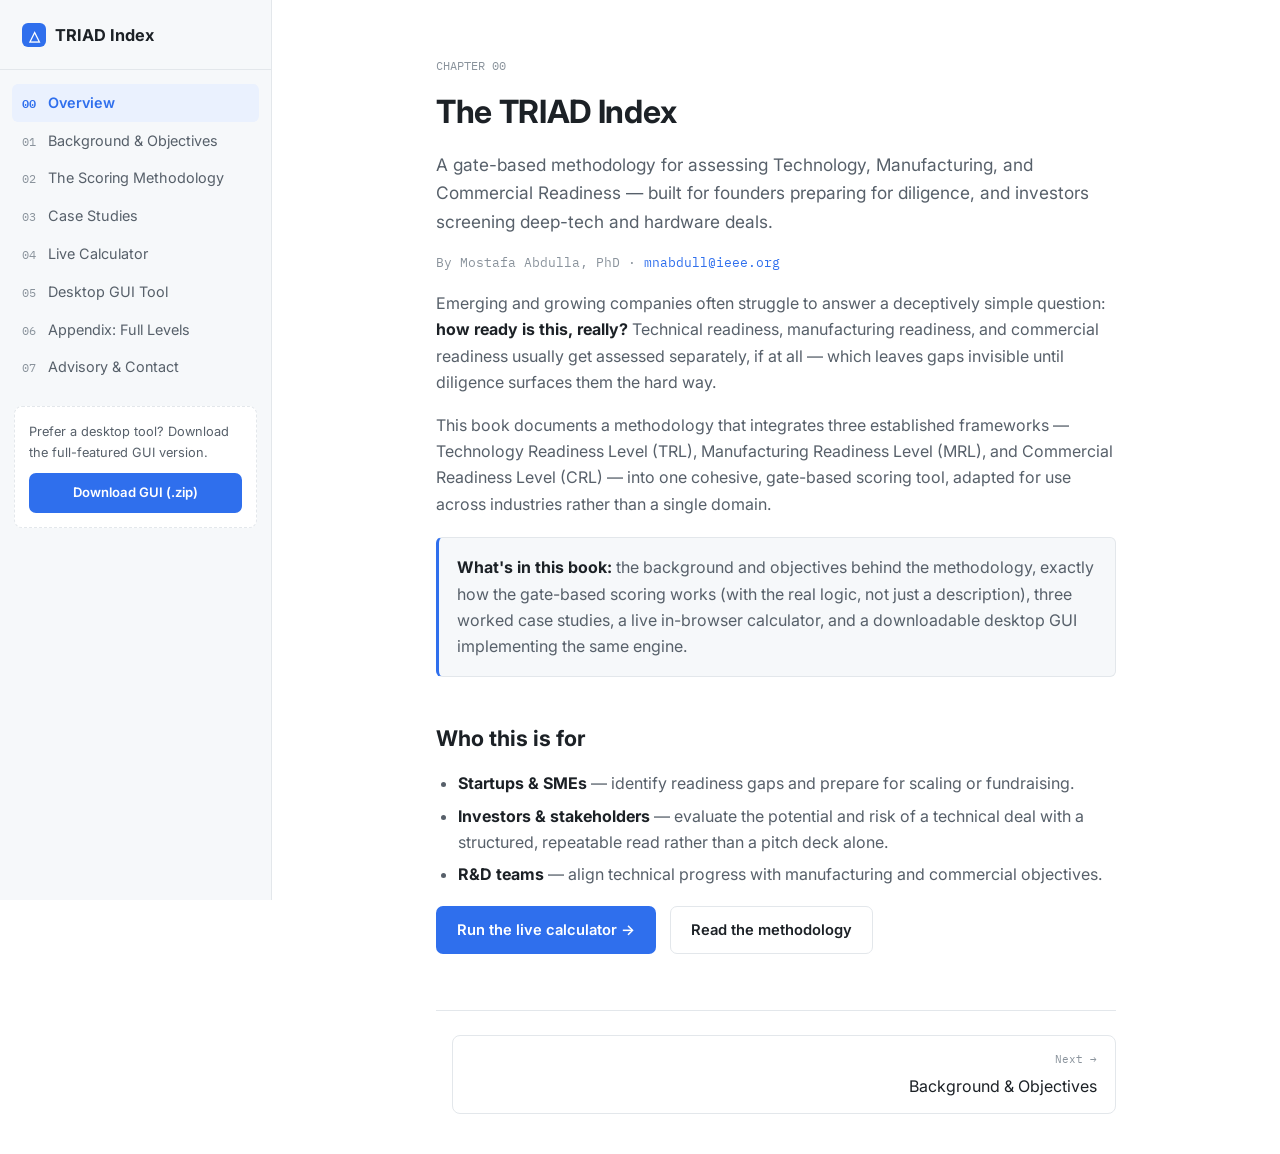
<file: index.html>
<!DOCTYPE html>
<html lang="en">
<head>
<meta charset="UTF-8" />
<meta name="viewport" content="width=device-width, initial-scale=1.0" />
<title>Overview — TRIAD Index</title>
<meta name="description" content="A gate-based methodology and free live calculator that scores ventures on Technology, Manufacturing, and Commercial Readiness (TRL/MRL/CRL) — built for founders preparing for diligence and investors screening technical deals." />
<meta name="author" content="Mostafa Abdulla, PhD" />
<meta property="og:type" content="website" />
<meta property="og:title" content="Overview — TRIAD Index" />
<meta property="og:description" content="A gate-based methodology and free live calculator that scores ventures on Technology, Manufacturing, and Commercial Readiness (TRL/MRL/CRL) — built for founders preparing for diligence and investors screening technical deals." />
<meta property="og:url" content="https://drmnabdulla.github.io/triad-index/index.html" />
<meta name="twitter:card" content="summary" />
<meta name="twitter:title" content="Overview — TRIAD Index" />
<meta name="twitter:description" content="A gate-based methodology and free live calculator that scores ventures on Technology, Manufacturing, and Commercial Readiness (TRL/MRL/CRL) — built for founders preparing for diligence and investors screening technical deals." />
<link rel="stylesheet" href="assets/book.css" />
</head>
<body>
<button class="nav-toggle" id="nav-toggle">MENU</button>
<div class="page">
  <aside class="sidebar" id="sidebar">
    <div class="sidebar__brand">
      <span class="sidebar__mark">△</span> TRIAD Index
    </div>
    <nav>
        <a class="chapter active" href="index.html"><span class="n">00</span>Overview</a>
        <a class="chapter" href="background.html"><span class="n">01</span>Background & Objectives</a>
        <a class="chapter" href="methodology.html"><span class="n">02</span>The Scoring Methodology</a>
        <a class="chapter" href="case-studies.html"><span class="n">03</span>Case Studies</a>
        <a class="chapter" href="calculator.html"><span class="n">04</span>Live Calculator</a>
        <a class="chapter" href="tool.html"><span class="n">05</span>Desktop GUI Tool</a>
        <a class="chapter" href="appendix.html"><span class="n">06</span>Appendix: Full Levels</a>
        <a class="chapter" href="advisory.html"><span class="n">07</span>Advisory & Contact</a>
    </nav>
    <div class="sidebar__download">
      <p>Prefer a desktop tool? Download the full-featured GUI version.</p>
      <a class="btn btn--primary" href="downloads/trl-readiness-gui.zip">Download GUI (.zip)</a>
    </div>
  </aside>
  <main class="content">
    <article>
      <div class="breadcrumb">CHAPTER 00</div>
      
      <h1>The TRIAD Index</h1>
      <p class="subtitle">A gate-based methodology for assessing Technology, Manufacturing, and Commercial
      Readiness — built for founders preparing for diligence, and investors screening deep-tech and hardware deals.</p>
      <p style="font-family: var(--mono); font-size: 0.82rem; color: var(--ink-faint); margin-top: -20px;">
        By Mostafa Abdulla, PhD &middot; <a href="mailto:mnabdull@ieee.org">mnabdull@ieee.org</a>
      </p>

      <p>Emerging and growing companies often struggle to answer a deceptively simple question: <strong>how ready
      is this, really?</strong> Technical readiness, manufacturing readiness, and commercial readiness usually get
      assessed separately, if at all — which leaves gaps invisible until diligence surfaces them the hard way.</p>

      <p>This book documents a methodology that integrates three established frameworks — Technology Readiness
      Level (TRL), Manufacturing Readiness Level (MRL), and Commercial Readiness Level (CRL) — into one
      cohesive, gate-based scoring tool, adapted for use across industries rather than a single domain.</p>

      <div class="callout">
        <p><strong>What's in this book:</strong> the background and objectives behind the methodology, exactly how
        the gate-based scoring works (with the real logic, not just a description), three worked case studies,
        a live in-browser calculator, and a downloadable desktop GUI implementing the same engine.</p>
      </div>

      <h2>Who this is for</h2>
      <ul>
        <li><strong>Startups &amp; SMEs</strong> — identify readiness gaps and prepare for scaling or fundraising.</li>
        <li><strong>Investors &amp; stakeholders</strong> — evaluate the potential and risk of a technical deal with a
        structured, repeatable read rather than a pitch deck alone.</li>
        <li><strong>R&amp;D teams</strong> — align technical progress with manufacturing and commercial objectives.</li>
      </ul>

      <div class="download-hero">
        <a class="btn btn--primary" href="calculator.html">Run the live calculator &rarr;</a>
        <a class="btn btn--ghost" href="methodology.html">Read the methodology</a>
      </div>
    
      <div class="page-nav">
        <span></span>
        <a class="next" href="background.html"><span class="dir">Next &rarr;</span>Background & Objectives</a>
      </div>
    </article>
  </main>
</div>
<script src="assets/site.js"></script>

</body>
</html>
</file>
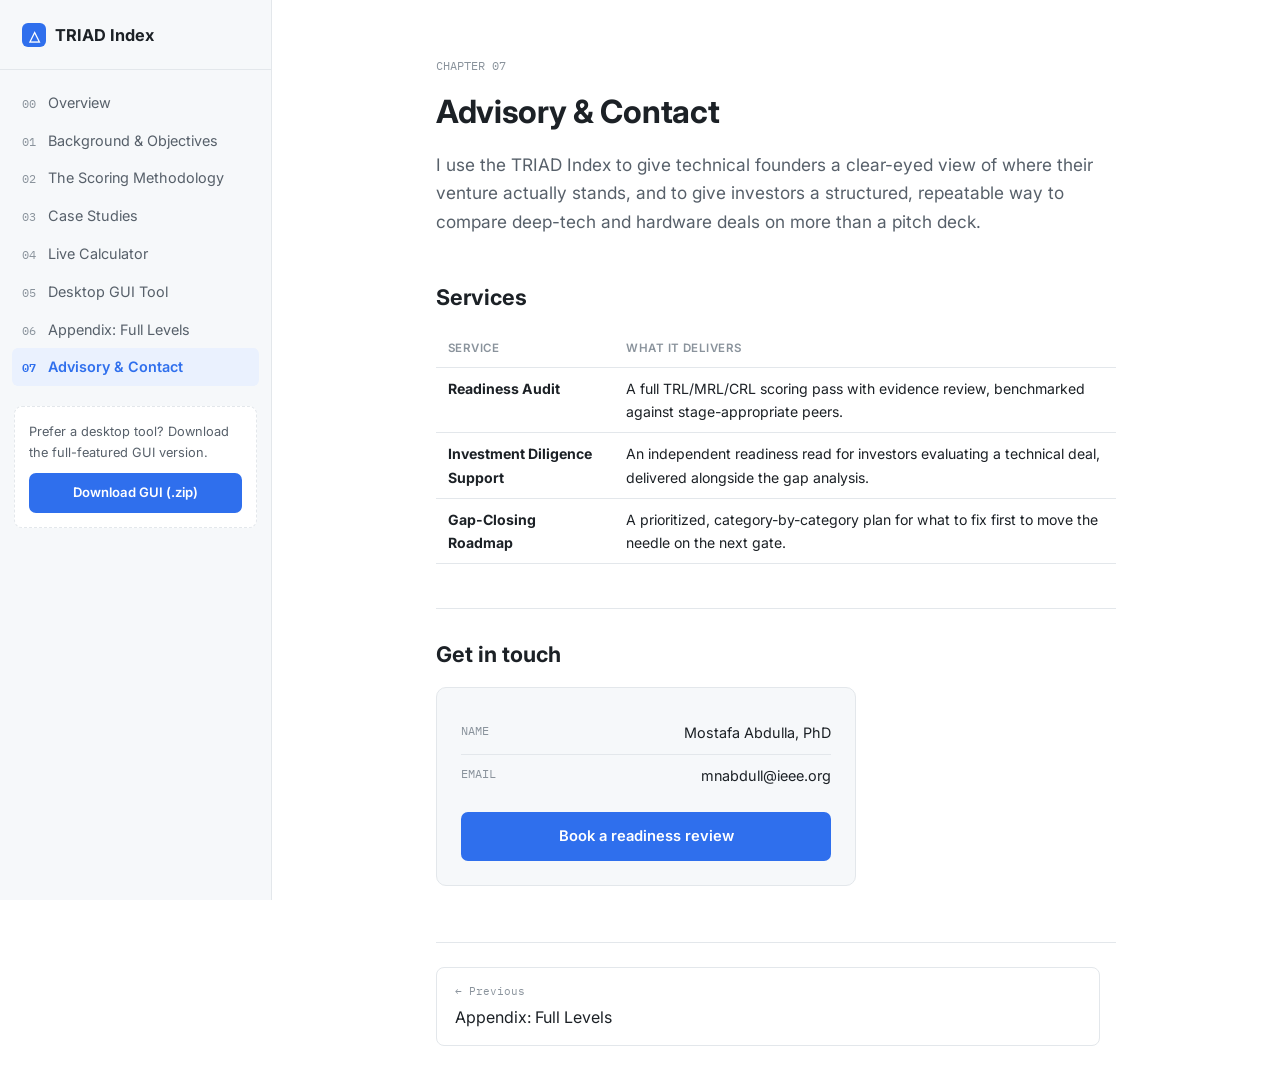
<file: advisory.html>
<!DOCTYPE html>
<html lang="en">
<head>
<meta charset="UTF-8" />
<meta name="viewport" content="width=device-width, initial-scale=1.0" />
<title>Advisory & Contact — TRIAD Index</title>
<meta name="description" content="Readiness diligence services for founders and investors." />
<meta name="author" content="Mostafa Abdulla, PhD" />
<meta property="og:type" content="website" />
<meta property="og:title" content="Advisory & Contact — TRIAD Index" />
<meta property="og:description" content="Readiness diligence services for founders and investors." />
<meta property="og:url" content="https://drmnabdulla.github.io/triad-index/advisory.html" />
<meta name="twitter:card" content="summary" />
<meta name="twitter:title" content="Advisory & Contact — TRIAD Index" />
<meta name="twitter:description" content="Readiness diligence services for founders and investors." />
<link rel="stylesheet" href="assets/book.css" />
</head>
<body>
<button class="nav-toggle" id="nav-toggle">MENU</button>
<div class="page">
  <aside class="sidebar" id="sidebar">
    <div class="sidebar__brand">
      <span class="sidebar__mark">△</span> TRIAD Index
    </div>
    <nav>
        <a class="chapter" href="index.html"><span class="n">00</span>Overview</a>
        <a class="chapter" href="background.html"><span class="n">01</span>Background & Objectives</a>
        <a class="chapter" href="methodology.html"><span class="n">02</span>The Scoring Methodology</a>
        <a class="chapter" href="case-studies.html"><span class="n">03</span>Case Studies</a>
        <a class="chapter" href="calculator.html"><span class="n">04</span>Live Calculator</a>
        <a class="chapter" href="tool.html"><span class="n">05</span>Desktop GUI Tool</a>
        <a class="chapter" href="appendix.html"><span class="n">06</span>Appendix: Full Levels</a>
        <a class="chapter active" href="advisory.html"><span class="n">07</span>Advisory & Contact</a>
    </nav>
    <div class="sidebar__download">
      <p>Prefer a desktop tool? Download the full-featured GUI version.</p>
      <a class="btn btn--primary" href="downloads/trl-readiness-gui.zip">Download GUI (.zip)</a>
    </div>
  </aside>
  <main class="content">
    <article>
      <div class="breadcrumb">CHAPTER 07</div>
      
      <h1>Advisory &amp; Contact</h1>
      <p class="subtitle">I use the TRIAD Index to give technical founders a clear-eyed view of where their
      venture actually stands, and to give investors a structured, repeatable way to compare deep-tech and
      hardware deals on more than a pitch deck.</p>

      <h2>Services</h2>
      <table>
        <thead><tr><th>Service</th><th>What it delivers</th></tr></thead>
        <tbody>
          <tr><td><strong>Readiness Audit</strong></td><td>A full TRL/MRL/CRL scoring pass with evidence review,
          benchmarked against stage-appropriate peers.</td></tr>
          <tr><td><strong>Investment Diligence Support</strong></td><td>An independent readiness read for
          investors evaluating a technical deal, delivered alongside the gap analysis.</td></tr>
          <tr><td><strong>Gap-Closing Roadmap</strong></td><td>A prioritized, category-by-category plan for what
          to fix first to move the needle on the next gate.</td></tr>
        </tbody>
      </table>

      <h2>Get in touch</h2>
      <div class="contact-card">
        <div class="contact-card__row"><span>NAME</span><span>Mostafa Abdulla, PhD</span></div>
        <div class="contact-card__row"><span>EMAIL</span><span>mnabdull@ieee.org</span></div>
        <a href="mailto:mnabdull@ieee.org" class="btn btn--primary">Book a readiness review</a>
      </div>
    
      <div class="page-nav">
        <a href="appendix.html"><span class="dir">&larr; Previous</span>Appendix: Full Levels</a>
        <span></span>
      </div>
    </article>
  </main>
</div>
<script src="assets/site.js"></script>

</body>
</html>
</file>
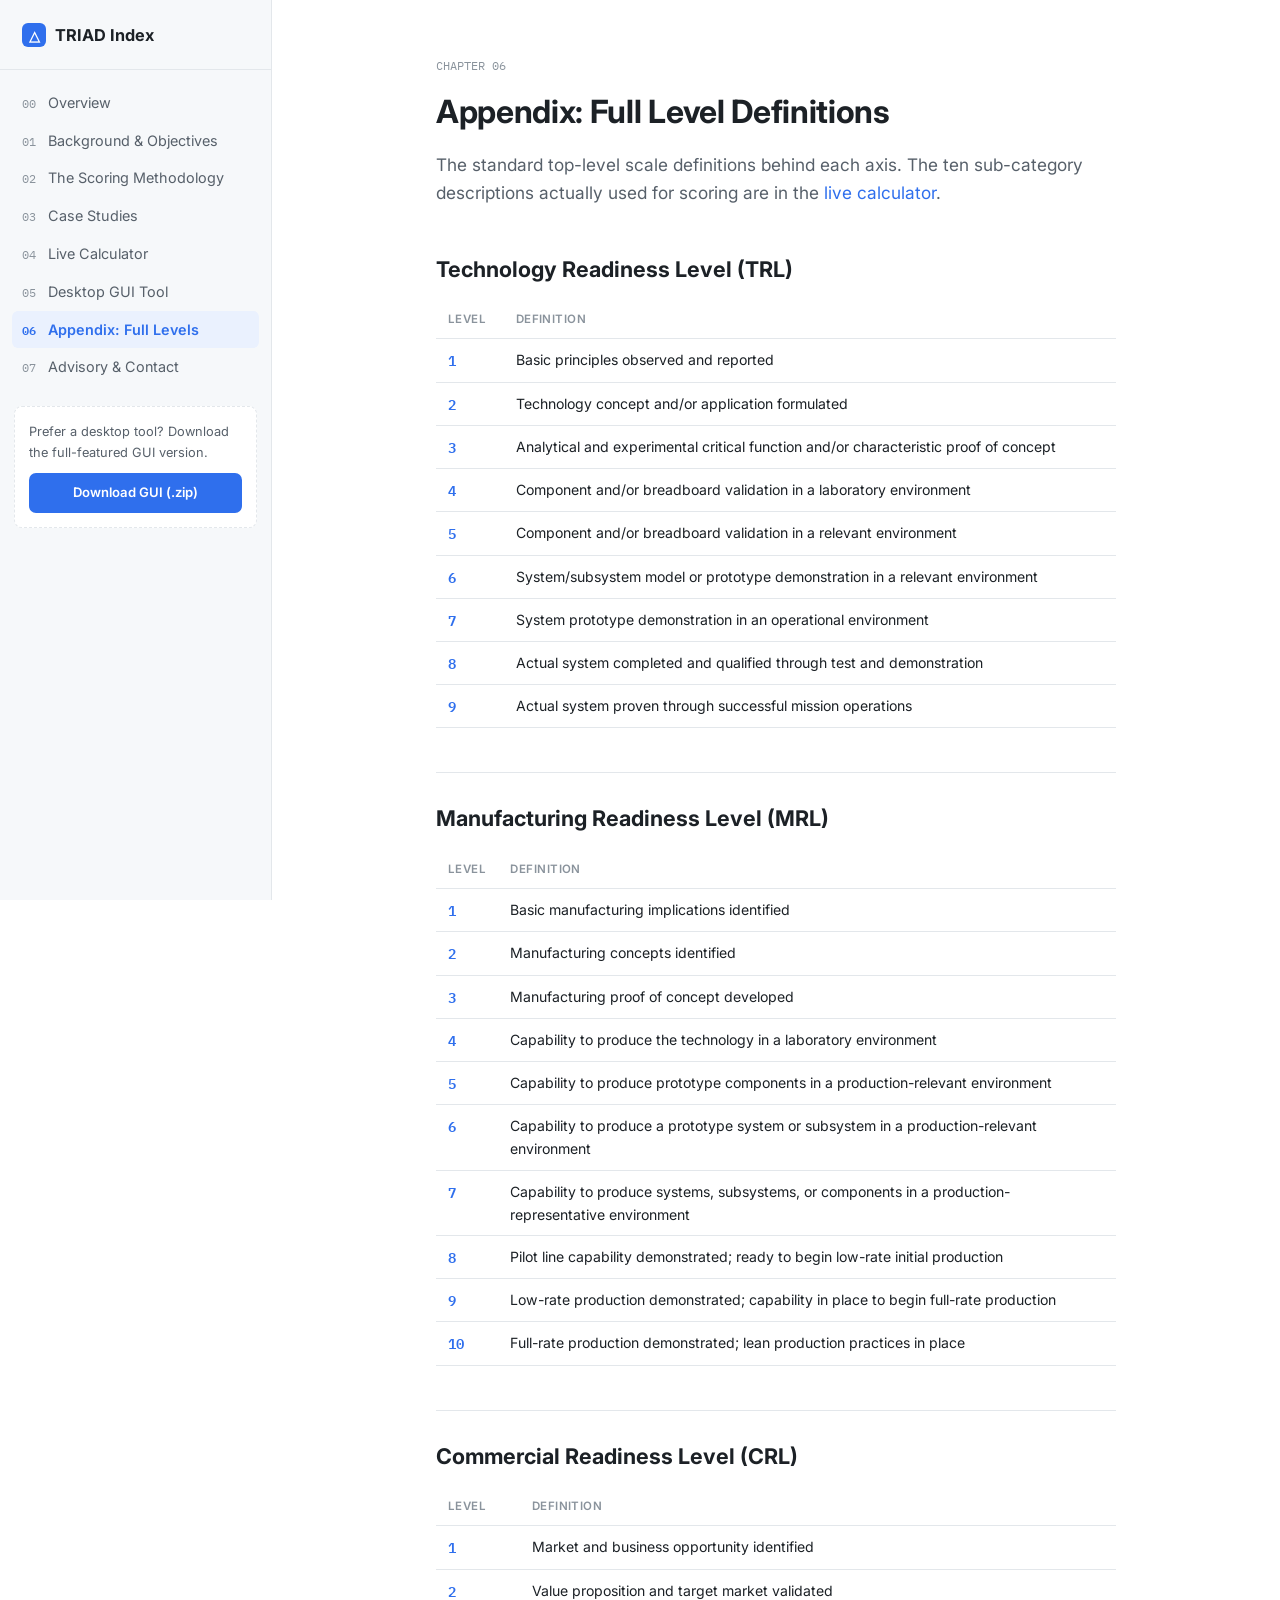
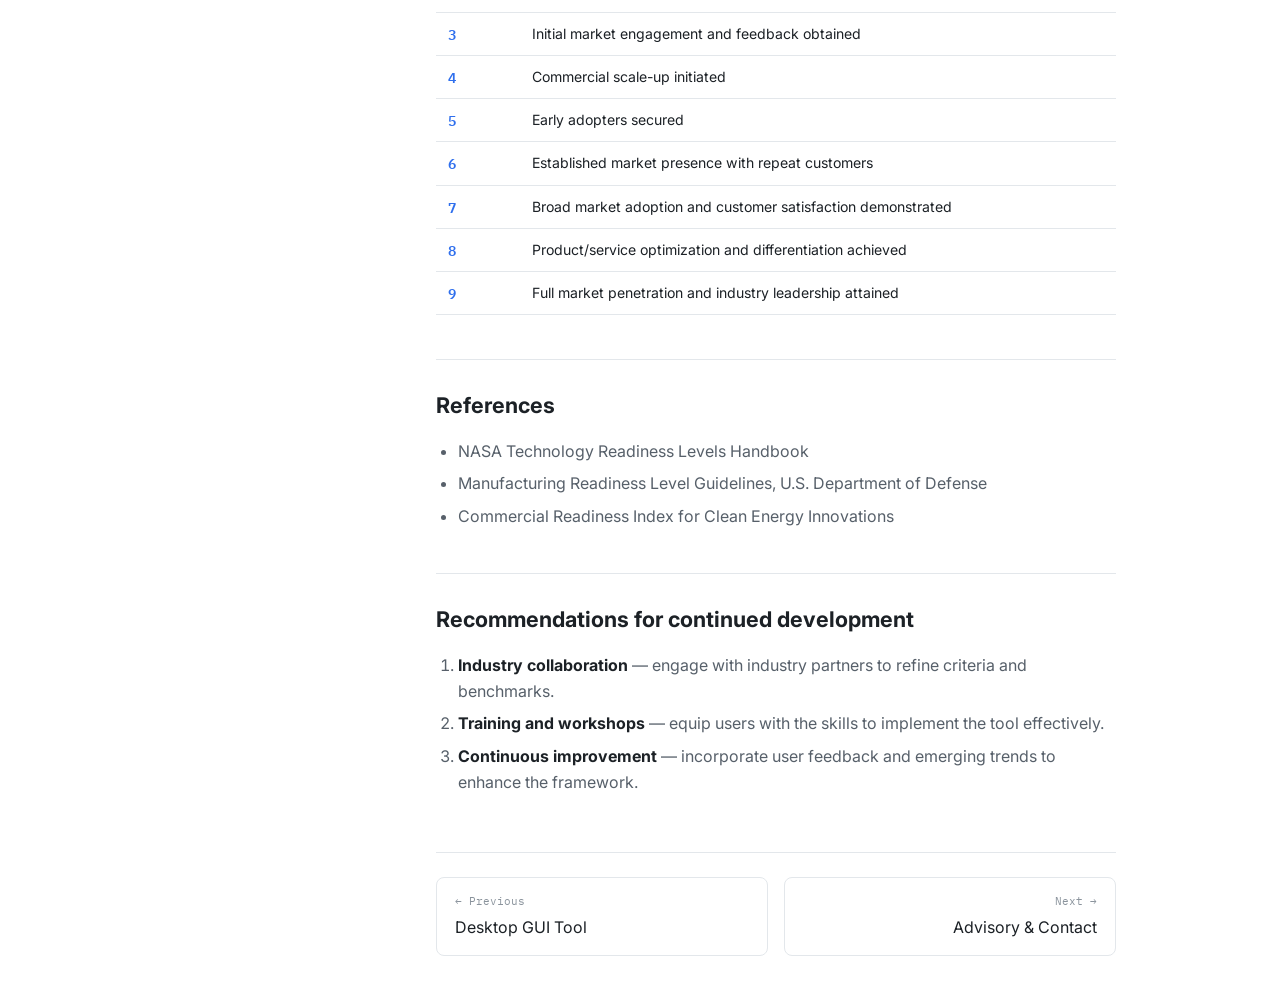
<file: appendix.html>
<!DOCTYPE html>
<html lang="en">
<head>
<meta charset="UTF-8" />
<meta name="viewport" content="width=device-width, initial-scale=1.0" />
<title>Appendix: Full Level Definitions — TRIAD Index</title>
<meta name="description" content="The complete TRL, MRL, and CRL scale definitions, plus references." />
<meta name="author" content="Mostafa Abdulla, PhD" />
<meta property="og:type" content="website" />
<meta property="og:title" content="Appendix: Full Level Definitions — TRIAD Index" />
<meta property="og:description" content="The complete TRL, MRL, and CRL scale definitions, plus references." />
<meta property="og:url" content="https://drmnabdulla.github.io/triad-index/appendix.html" />
<meta name="twitter:card" content="summary" />
<meta name="twitter:title" content="Appendix: Full Level Definitions — TRIAD Index" />
<meta name="twitter:description" content="The complete TRL, MRL, and CRL scale definitions, plus references." />
<link rel="stylesheet" href="assets/book.css" />
</head>
<body>
<button class="nav-toggle" id="nav-toggle">MENU</button>
<div class="page">
  <aside class="sidebar" id="sidebar">
    <div class="sidebar__brand">
      <span class="sidebar__mark">△</span> TRIAD Index
    </div>
    <nav>
        <a class="chapter" href="index.html"><span class="n">00</span>Overview</a>
        <a class="chapter" href="background.html"><span class="n">01</span>Background & Objectives</a>
        <a class="chapter" href="methodology.html"><span class="n">02</span>The Scoring Methodology</a>
        <a class="chapter" href="case-studies.html"><span class="n">03</span>Case Studies</a>
        <a class="chapter" href="calculator.html"><span class="n">04</span>Live Calculator</a>
        <a class="chapter" href="tool.html"><span class="n">05</span>Desktop GUI Tool</a>
        <a class="chapter active" href="appendix.html"><span class="n">06</span>Appendix: Full Levels</a>
        <a class="chapter" href="advisory.html"><span class="n">07</span>Advisory & Contact</a>
    </nav>
    <div class="sidebar__download">
      <p>Prefer a desktop tool? Download the full-featured GUI version.</p>
      <a class="btn btn--primary" href="downloads/trl-readiness-gui.zip">Download GUI (.zip)</a>
    </div>
  </aside>
  <main class="content">
    <article>
      <div class="breadcrumb">CHAPTER 06</div>
      
      <h1>Appendix: Full Level Definitions</h1>
      <p class="subtitle">The standard top-level scale definitions behind each axis. The ten sub-category
      descriptions actually used for scoring are in the <a href="calculator.html">live calculator</a>.</p>

      <h2>Technology Readiness Level (TRL)</h2>
      <table><thead><tr><th>Level</th><th>Definition</th></tr></thead><tbody><tr><td><span class='lvl-badge'>1</span></td><td>Basic principles observed and reported</td></tr><tr><td><span class='lvl-badge'>2</span></td><td>Technology concept and/or application formulated</td></tr><tr><td><span class='lvl-badge'>3</span></td><td>Analytical and experimental critical function and/or characteristic proof of concept</td></tr><tr><td><span class='lvl-badge'>4</span></td><td>Component and/or breadboard validation in a laboratory environment</td></tr><tr><td><span class='lvl-badge'>5</span></td><td>Component and/or breadboard validation in a relevant environment</td></tr><tr><td><span class='lvl-badge'>6</span></td><td>System/subsystem model or prototype demonstration in a relevant environment</td></tr><tr><td><span class='lvl-badge'>7</span></td><td>System prototype demonstration in an operational environment</td></tr><tr><td><span class='lvl-badge'>8</span></td><td>Actual system completed and qualified through test and demonstration</td></tr><tr><td><span class='lvl-badge'>9</span></td><td>Actual system proven through successful mission operations</td></tr></tbody></table>

      <h2>Manufacturing Readiness Level (MRL)</h2>
      <table><thead><tr><th>Level</th><th>Definition</th></tr></thead><tbody><tr><td><span class='lvl-badge'>1</span></td><td>Basic manufacturing implications identified</td></tr><tr><td><span class='lvl-badge'>2</span></td><td>Manufacturing concepts identified</td></tr><tr><td><span class='lvl-badge'>3</span></td><td>Manufacturing proof of concept developed</td></tr><tr><td><span class='lvl-badge'>4</span></td><td>Capability to produce the technology in a laboratory environment</td></tr><tr><td><span class='lvl-badge'>5</span></td><td>Capability to produce prototype components in a production-relevant environment</td></tr><tr><td><span class='lvl-badge'>6</span></td><td>Capability to produce a prototype system or subsystem in a production-relevant environment</td></tr><tr><td><span class='lvl-badge'>7</span></td><td>Capability to produce systems, subsystems, or components in a production-representative environment</td></tr><tr><td><span class='lvl-badge'>8</span></td><td>Pilot line capability demonstrated; ready to begin low-rate initial production</td></tr><tr><td><span class='lvl-badge'>9</span></td><td>Low-rate production demonstrated; capability in place to begin full-rate production</td></tr><tr><td><span class='lvl-badge'>10</span></td><td>Full-rate production demonstrated; lean production practices in place</td></tr></tbody></table>

      <h2>Commercial Readiness Level (CRL)</h2>
      <table><thead><tr><th>Level</th><th>Definition</th></tr></thead><tbody><tr><td><span class='lvl-badge'>1</span></td><td>Market and business opportunity identified</td></tr><tr><td><span class='lvl-badge'>2</span></td><td>Value proposition and target market validated</td></tr><tr><td><span class='lvl-badge'>3</span></td><td>Initial market engagement and feedback obtained</td></tr><tr><td><span class='lvl-badge'>4</span></td><td>Commercial scale-up initiated</td></tr><tr><td><span class='lvl-badge'>5</span></td><td>Early adopters secured</td></tr><tr><td><span class='lvl-badge'>6</span></td><td>Established market presence with repeat customers</td></tr><tr><td><span class='lvl-badge'>7</span></td><td>Broad market adoption and customer satisfaction demonstrated</td></tr><tr><td><span class='lvl-badge'>8</span></td><td>Product/service optimization and differentiation achieved</td></tr><tr><td><span class='lvl-badge'>9</span></td><td>Full market penetration and industry leadership attained</td></tr></tbody></table>

      <h2>References</h2>
      <ul>
        <li>NASA Technology Readiness Levels Handbook</li>
        <li>Manufacturing Readiness Level Guidelines, U.S. Department of Defense</li>
        <li>Commercial Readiness Index for Clean Energy Innovations</li>
      </ul>

      <h2>Recommendations for continued development</h2>
      <ol>
        <li><strong>Industry collaboration</strong> — engage with industry partners to refine criteria and benchmarks.</li>
        <li><strong>Training and workshops</strong> — equip users with the skills to implement the tool effectively.</li>
        <li><strong>Continuous improvement</strong> — incorporate user feedback and emerging trends to enhance the framework.</li>
      </ol>
    
      <div class="page-nav">
        <a href="tool.html"><span class="dir">&larr; Previous</span>Desktop GUI Tool</a>
        <a class="next" href="advisory.html"><span class="dir">Next &rarr;</span>Advisory & Contact</a>
      </div>
    </article>
  </main>
</div>
<script src="assets/site.js"></script>

</body>
</html>
</file>
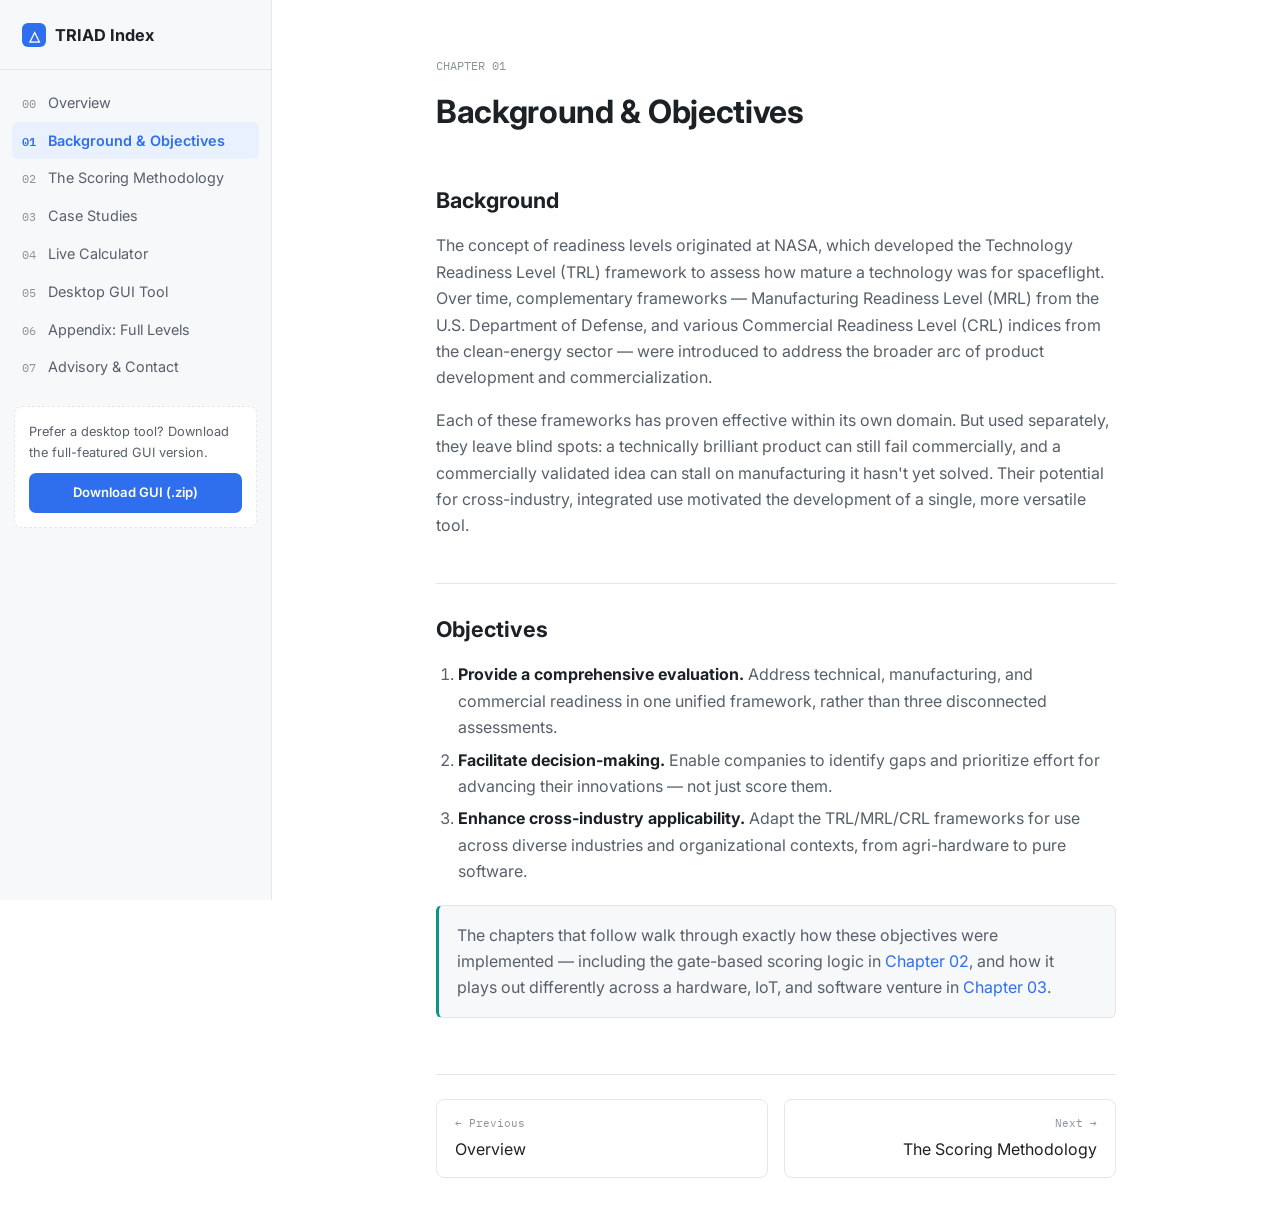
<file: background.html>
<!DOCTYPE html>
<html lang="en">
<head>
<meta charset="UTF-8" />
<meta name="viewport" content="width=device-width, initial-scale=1.0" />
<title>Background & Objectives — TRIAD Index</title>
<meta name="description" content="Where readiness-level frameworks come from, and what this methodology sets out to do." />
<meta name="author" content="Mostafa Abdulla, PhD" />
<meta property="og:type" content="website" />
<meta property="og:title" content="Background & Objectives — TRIAD Index" />
<meta property="og:description" content="Where readiness-level frameworks come from, and what this methodology sets out to do." />
<meta property="og:url" content="https://drmnabdulla.github.io/triad-index/background.html" />
<meta name="twitter:card" content="summary" />
<meta name="twitter:title" content="Background & Objectives — TRIAD Index" />
<meta name="twitter:description" content="Where readiness-level frameworks come from, and what this methodology sets out to do." />
<link rel="stylesheet" href="assets/book.css" />
</head>
<body>
<button class="nav-toggle" id="nav-toggle">MENU</button>
<div class="page">
  <aside class="sidebar" id="sidebar">
    <div class="sidebar__brand">
      <span class="sidebar__mark">△</span> TRIAD Index
    </div>
    <nav>
        <a class="chapter" href="index.html"><span class="n">00</span>Overview</a>
        <a class="chapter active" href="background.html"><span class="n">01</span>Background & Objectives</a>
        <a class="chapter" href="methodology.html"><span class="n">02</span>The Scoring Methodology</a>
        <a class="chapter" href="case-studies.html"><span class="n">03</span>Case Studies</a>
        <a class="chapter" href="calculator.html"><span class="n">04</span>Live Calculator</a>
        <a class="chapter" href="tool.html"><span class="n">05</span>Desktop GUI Tool</a>
        <a class="chapter" href="appendix.html"><span class="n">06</span>Appendix: Full Levels</a>
        <a class="chapter" href="advisory.html"><span class="n">07</span>Advisory & Contact</a>
    </nav>
    <div class="sidebar__download">
      <p>Prefer a desktop tool? Download the full-featured GUI version.</p>
      <a class="btn btn--primary" href="downloads/trl-readiness-gui.zip">Download GUI (.zip)</a>
    </div>
  </aside>
  <main class="content">
    <article>
      <div class="breadcrumb">CHAPTER 01</div>
      
      <h1>Background &amp; Objectives</h1>

      <h2>Background</h2>
      <p>The concept of readiness levels originated at NASA, which developed the Technology Readiness Level (TRL)
      framework to assess how mature a technology was for spaceflight. Over time, complementary frameworks —
      Manufacturing Readiness Level (MRL) from the U.S. Department of Defense, and various Commercial Readiness
      Level (CRL) indices from the clean-energy sector — were introduced to address the broader arc of product
      development and commercialization.</p>
      <p>Each of these frameworks has proven effective within its own domain. But used separately, they leave
      blind spots: a technically brilliant product can still fail commercially, and a commercially validated idea
      can stall on manufacturing it hasn't yet solved. Their potential for cross-industry, integrated use
      motivated the development of a single, more versatile tool.</p>

      <h2>Objectives</h2>
      <ol>
        <li><strong>Provide a comprehensive evaluation.</strong> Address technical, manufacturing, and commercial
        readiness in one unified framework, rather than three disconnected assessments.</li>
        <li><strong>Facilitate decision-making.</strong> Enable companies to identify gaps and prioritize effort
        for advancing their innovations — not just score them.</li>
        <li><strong>Enhance cross-industry applicability.</strong> Adapt the TRL/MRL/CRL frameworks for use across
        diverse industries and organizational contexts, from agri-hardware to pure software.</li>
      </ol>

      <div class="callout callout--good">
        <p>The chapters that follow walk through exactly how these objectives were implemented — including the
        gate-based scoring logic in <a href="methodology.html">Chapter 02</a>, and how it plays out differently
        across a hardware, IoT, and software venture in <a href="case-studies.html">Chapter 03</a>.</p>
      </div>
    
      <div class="page-nav">
        <a href="index.html"><span class="dir">&larr; Previous</span>Overview</a>
        <a class="next" href="methodology.html"><span class="dir">Next &rarr;</span>The Scoring Methodology</a>
      </div>
    </article>
  </main>
</div>
<script src="assets/site.js"></script>

</body>
</html>
</file>
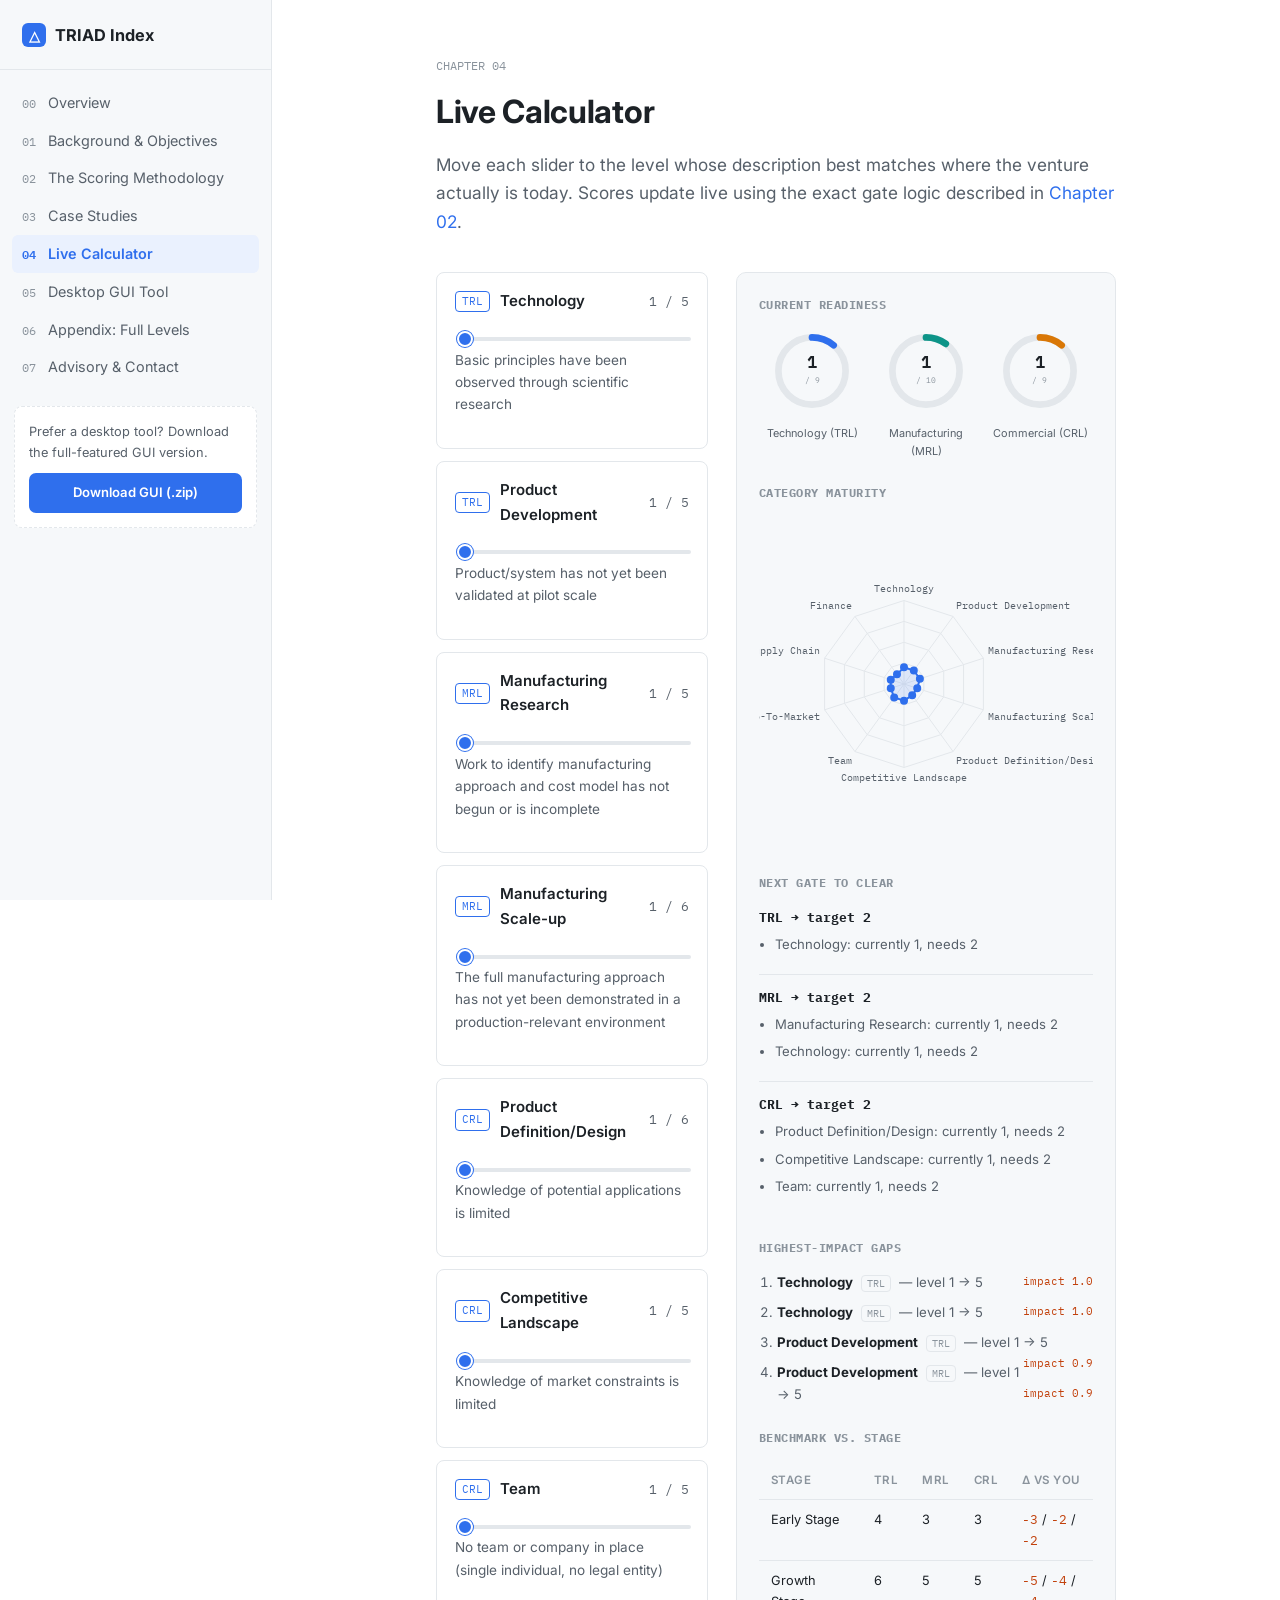
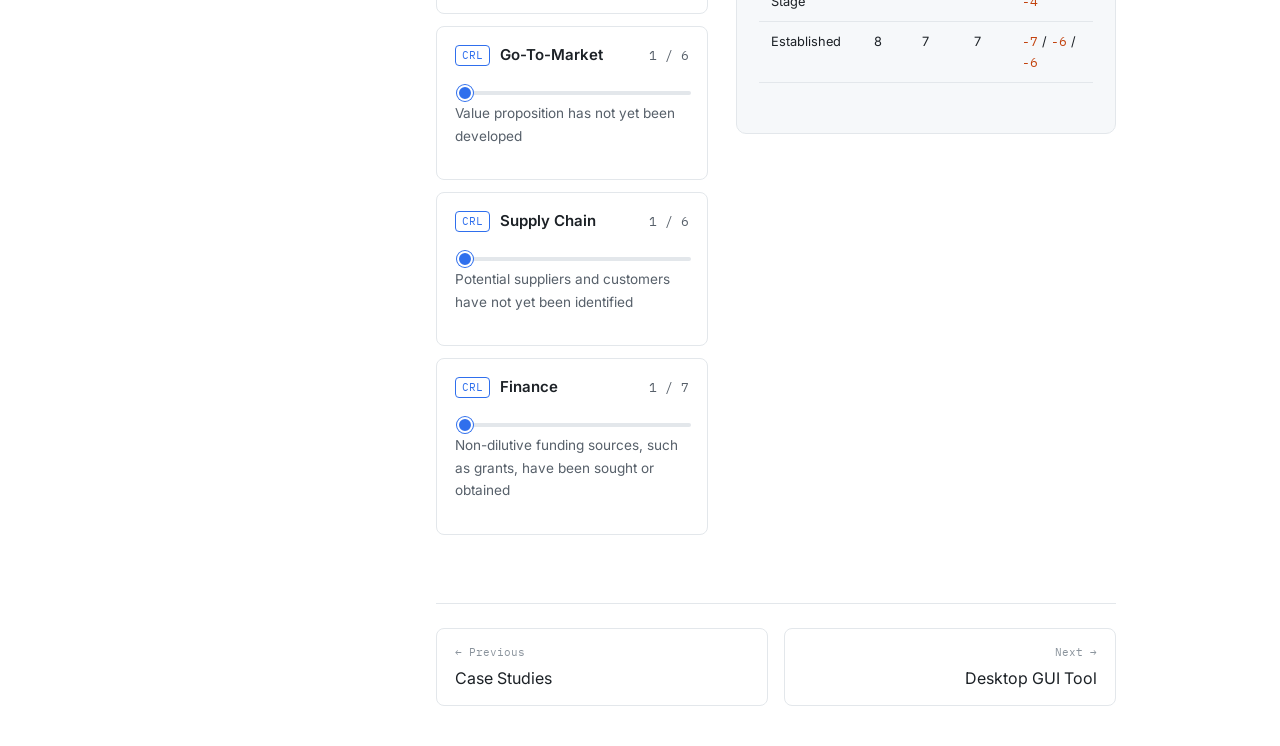
<file: calculator.html>
<!DOCTYPE html>
<html lang="en">
<head>
<meta charset="UTF-8" />
<meta name="viewport" content="width=device-width, initial-scale=1.0" />
<title>Live Calculator — TRIAD Index</title>
<meta name="description" content="Run your own TRL/MRL/CRL readiness assessment in the browser." />
<meta name="author" content="Mostafa Abdulla, PhD" />
<meta property="og:type" content="website" />
<meta property="og:title" content="Live Calculator — TRIAD Index" />
<meta property="og:description" content="Run your own TRL/MRL/CRL readiness assessment in the browser." />
<meta property="og:url" content="https://drmnabdulla.github.io/triad-index/calculator.html" />
<meta name="twitter:card" content="summary" />
<meta name="twitter:title" content="Live Calculator — TRIAD Index" />
<meta name="twitter:description" content="Run your own TRL/MRL/CRL readiness assessment in the browser." />
<link rel="stylesheet" href="assets/book.css" />
</head>
<body>
<button class="nav-toggle" id="nav-toggle">MENU</button>
<div class="page">
  <aside class="sidebar" id="sidebar">
    <div class="sidebar__brand">
      <span class="sidebar__mark">△</span> TRIAD Index
    </div>
    <nav>
        <a class="chapter" href="index.html"><span class="n">00</span>Overview</a>
        <a class="chapter" href="background.html"><span class="n">01</span>Background & Objectives</a>
        <a class="chapter" href="methodology.html"><span class="n">02</span>The Scoring Methodology</a>
        <a class="chapter" href="case-studies.html"><span class="n">03</span>Case Studies</a>
        <a class="chapter active" href="calculator.html"><span class="n">04</span>Live Calculator</a>
        <a class="chapter" href="tool.html"><span class="n">05</span>Desktop GUI Tool</a>
        <a class="chapter" href="appendix.html"><span class="n">06</span>Appendix: Full Levels</a>
        <a class="chapter" href="advisory.html"><span class="n">07</span>Advisory & Contact</a>
    </nav>
    <div class="sidebar__download">
      <p>Prefer a desktop tool? Download the full-featured GUI version.</p>
      <a class="btn btn--primary" href="downloads/trl-readiness-gui.zip">Download GUI (.zip)</a>
    </div>
  </aside>
  <main class="content">
    <article>
      <div class="breadcrumb">CHAPTER 04</div>
      
      <h1>Live Calculator</h1>
      <p class="subtitle">Move each slider to the level whose description best matches where the venture
      actually is today. Scores update live using the exact gate logic described in
      <a href="methodology.html">Chapter 02</a>.</p>

      <div class="calc-layout">
        <div id="sliders"></div>
        <aside class="results-panel">
          <h3>Current Readiness</h3>
          <div class="gauges" id="gauges"></div>
          <div class="radar-wrap">
            <h3>Category Maturity</h3>
            <canvas id="radar-canvas" width="340" height="280"></canvas>
          </div>
          <div class="results-block">
            <h3>Next Gate to Clear</h3>
            <div id="next-steps"></div>
          </div>
          <div class="results-block critical-gaps">
            <h3>Highest-Impact Gaps</h3>
            <div id="critical-gaps"></div>
          </div>
          <div class="results-block">
            <h3>Benchmark vs. Stage</h3>
            <table class="benchmark-table">
              <thead><tr><th>Stage</th><th>TRL</th><th>MRL</th><th>CRL</th><th>&Delta; vs you</th></tr></thead>
              <tbody id="benchmark-body"></tbody>
            </table>
          </div>
        </aside>
      </div>
    
      <div class="page-nav">
        <a href="case-studies.html"><span class="dir">&larr; Previous</span>Case Studies</a>
        <a class="next" href="tool.html"><span class="dir">Next &rarr;</span>Desktop GUI Tool</a>
      </div>
    </article>
  </main>
</div>
<script src="assets/site.js"></script>
<script src="assets/chart.umd.min.js"></script>
<script src="assets/data.js"></script>
<script src="assets/app.js"></script>
</body>
</html>
</file>
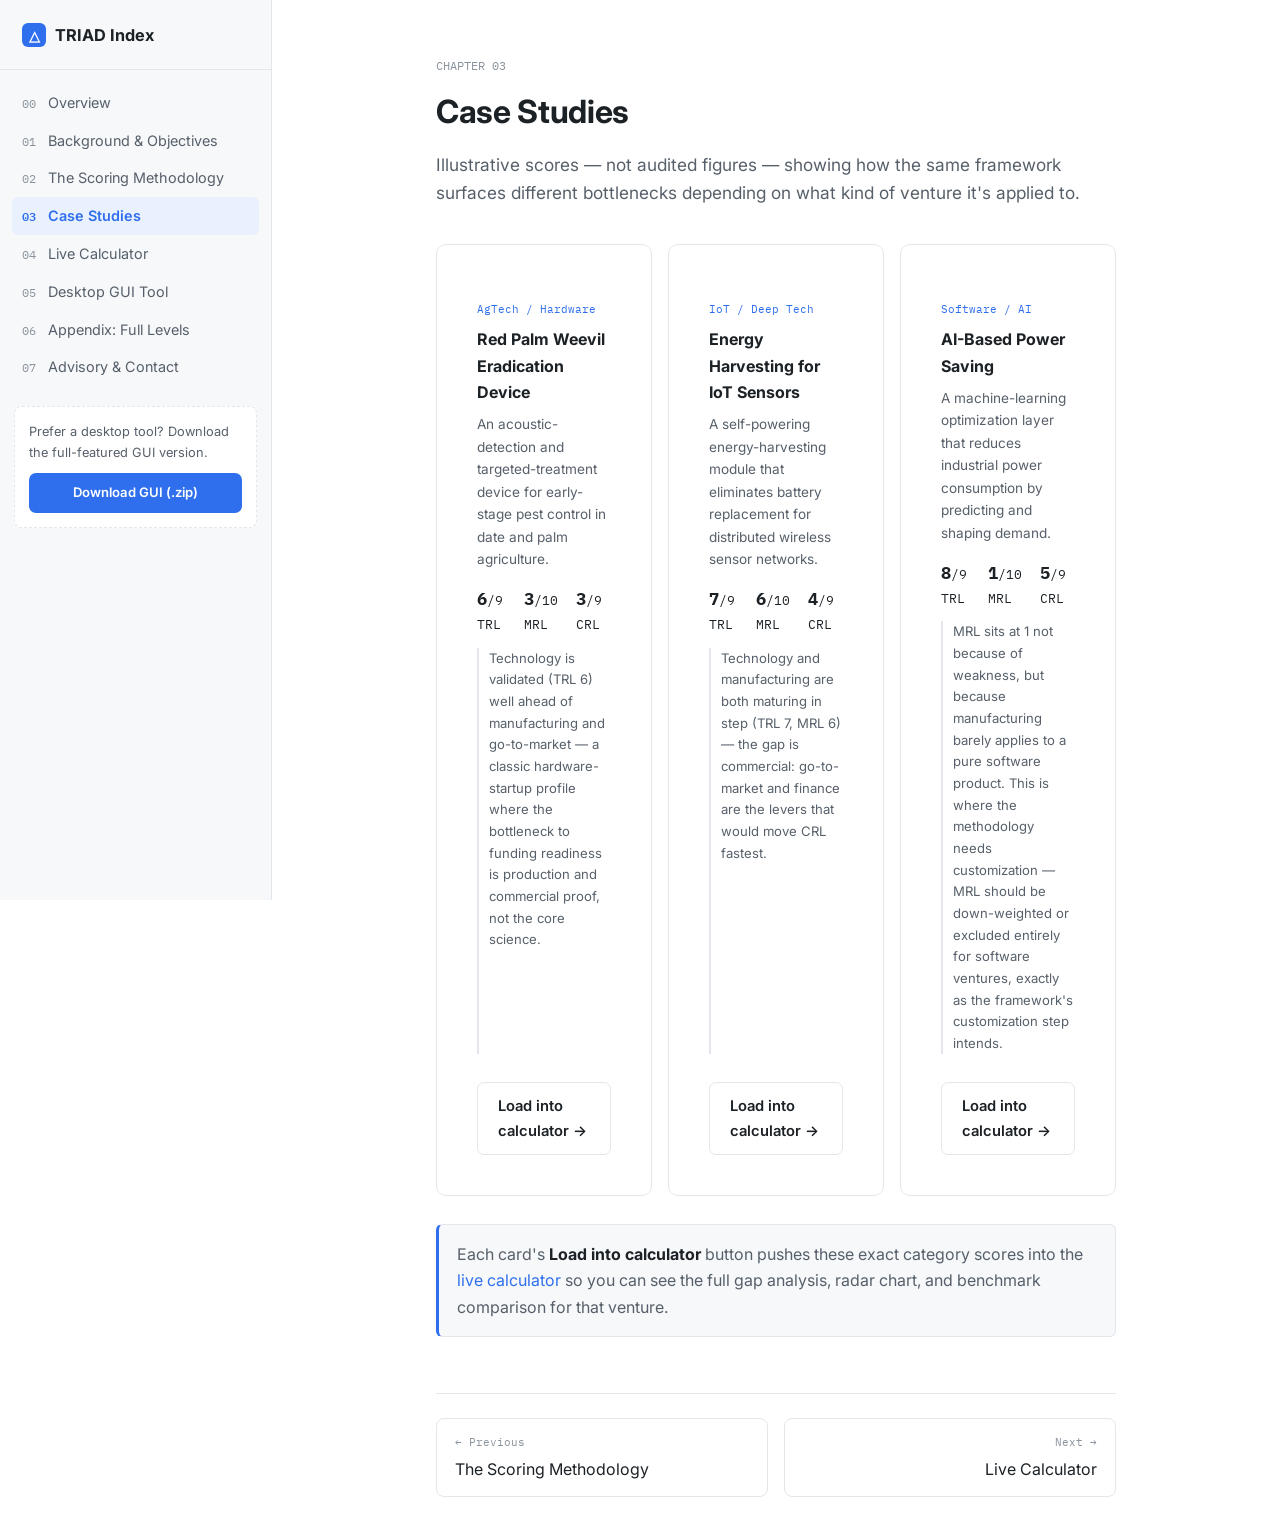
<file: case-studies.html>
<!DOCTYPE html>
<html lang="en">
<head>
<meta charset="UTF-8" />
<meta name="viewport" content="width=device-width, initial-scale=1.0" />
<title>Case Studies — TRIAD Index</title>
<meta name="description" content="Three ventures, three different readiness profiles, scored with the same methodology." />
<meta name="author" content="Mostafa Abdulla, PhD" />
<meta property="og:type" content="website" />
<meta property="og:title" content="Case Studies — TRIAD Index" />
<meta property="og:description" content="Three ventures, three different readiness profiles, scored with the same methodology." />
<meta property="og:url" content="https://drmnabdulla.github.io/triad-index/case-studies.html" />
<meta name="twitter:card" content="summary" />
<meta name="twitter:title" content="Case Studies — TRIAD Index" />
<meta name="twitter:description" content="Three ventures, three different readiness profiles, scored with the same methodology." />
<link rel="stylesheet" href="assets/book.css" />
</head>
<body>
<button class="nav-toggle" id="nav-toggle">MENU</button>
<div class="page">
  <aside class="sidebar" id="sidebar">
    <div class="sidebar__brand">
      <span class="sidebar__mark">△</span> TRIAD Index
    </div>
    <nav>
        <a class="chapter" href="index.html"><span class="n">00</span>Overview</a>
        <a class="chapter" href="background.html"><span class="n">01</span>Background & Objectives</a>
        <a class="chapter" href="methodology.html"><span class="n">02</span>The Scoring Methodology</a>
        <a class="chapter active" href="case-studies.html"><span class="n">03</span>Case Studies</a>
        <a class="chapter" href="calculator.html"><span class="n">04</span>Live Calculator</a>
        <a class="chapter" href="tool.html"><span class="n">05</span>Desktop GUI Tool</a>
        <a class="chapter" href="appendix.html"><span class="n">06</span>Appendix: Full Levels</a>
        <a class="chapter" href="advisory.html"><span class="n">07</span>Advisory & Contact</a>
    </nav>
    <div class="sidebar__download">
      <p>Prefer a desktop tool? Download the full-featured GUI version.</p>
      <a class="btn btn--primary" href="downloads/trl-readiness-gui.zip">Download GUI (.zip)</a>
    </div>
  </aside>
  <main class="content">
    <article>
      <div class="breadcrumb">CHAPTER 03</div>
      
      <h1>Case Studies</h1>
      <p class="subtitle">Illustrative scores — not audited figures — showing how the same framework surfaces
      different bottlenecks depending on what kind of venture it's applied to.</p>
      <div class="card-grid" id="case-grid"></div>
      <div class="callout">
        <p>Each card's <strong>Load into calculator</strong> button pushes these exact category scores into the
        <a href="calculator.html">live calculator</a> so you can see the full gap analysis, radar chart, and
        benchmark comparison for that venture.</p>
      </div>
    
      <div class="page-nav">
        <a href="methodology.html"><span class="dir">&larr; Previous</span>The Scoring Methodology</a>
        <a class="next" href="calculator.html"><span class="dir">Next &rarr;</span>Live Calculator</a>
      </div>
    </article>
  </main>
</div>
<script src="assets/site.js"></script>
<script src="assets/data.js"></script>
<script src="assets/app.js"></script>
</body>
</html>
</file>
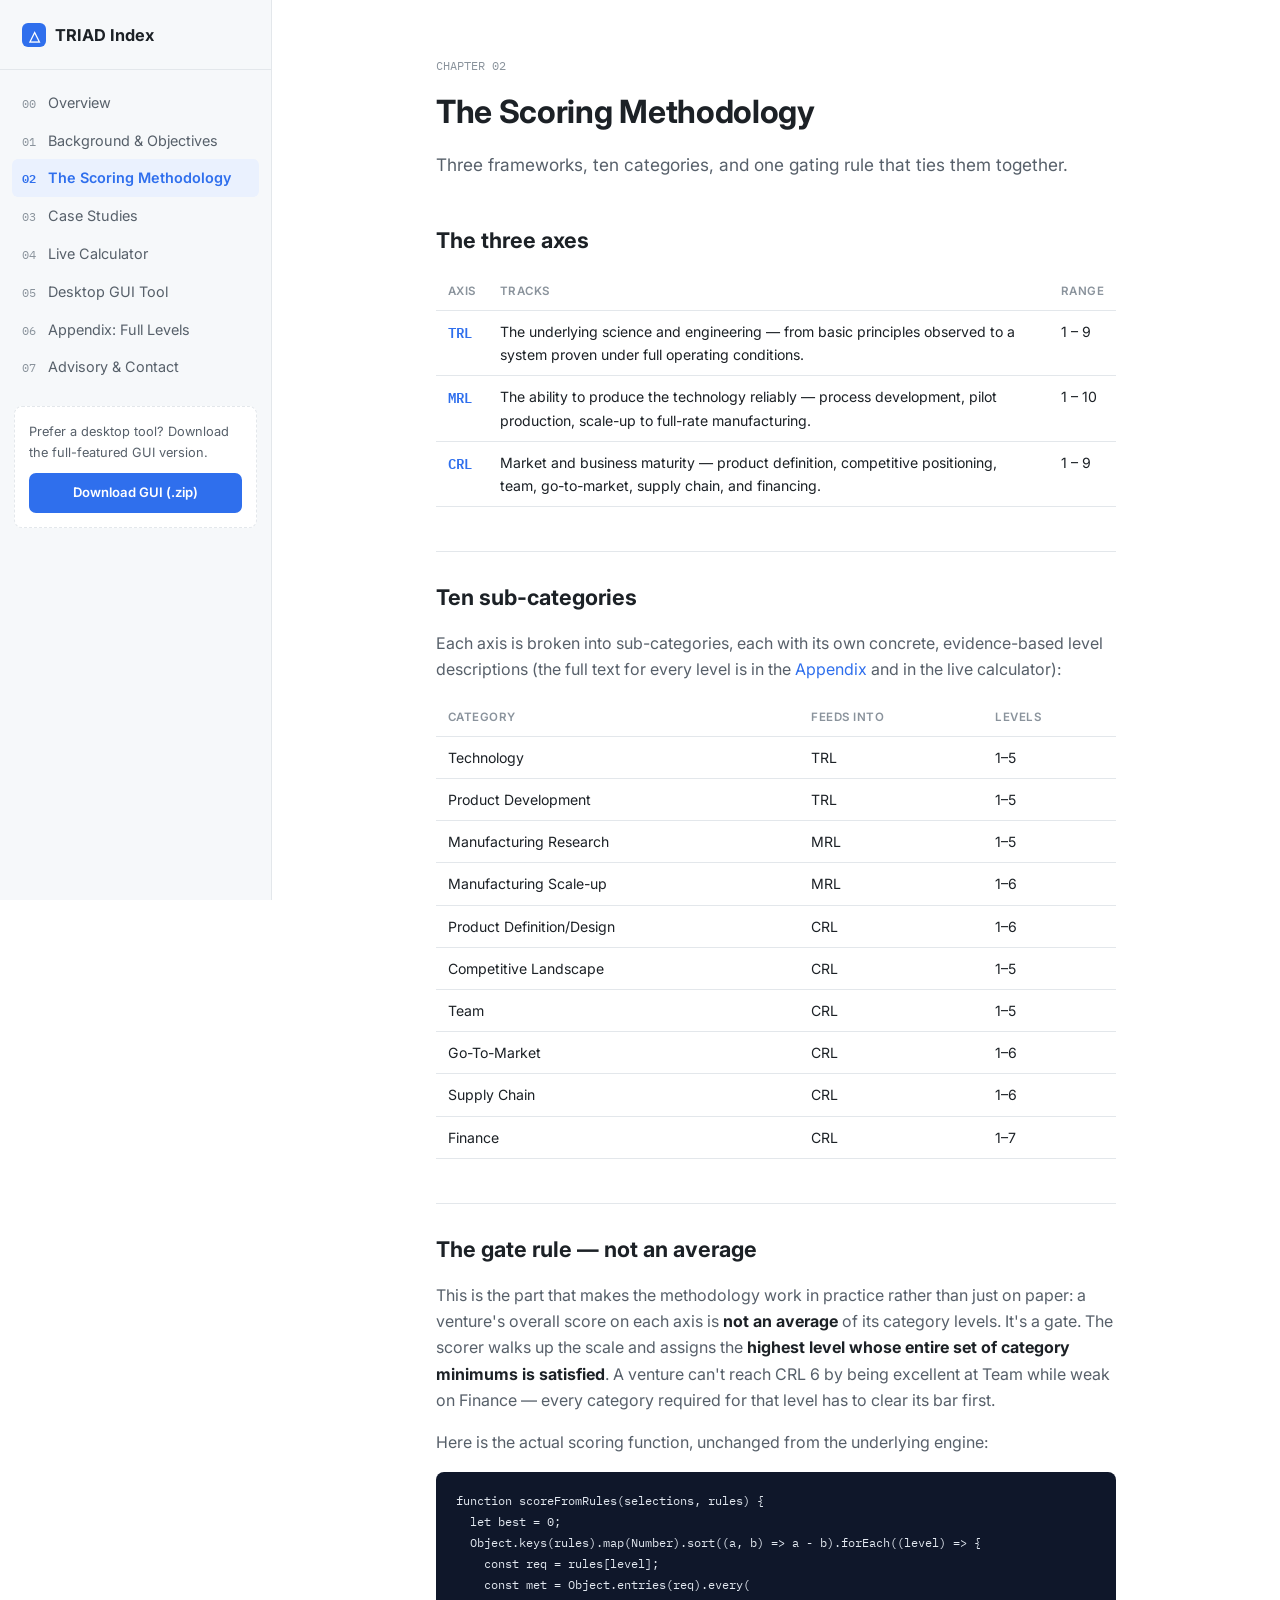
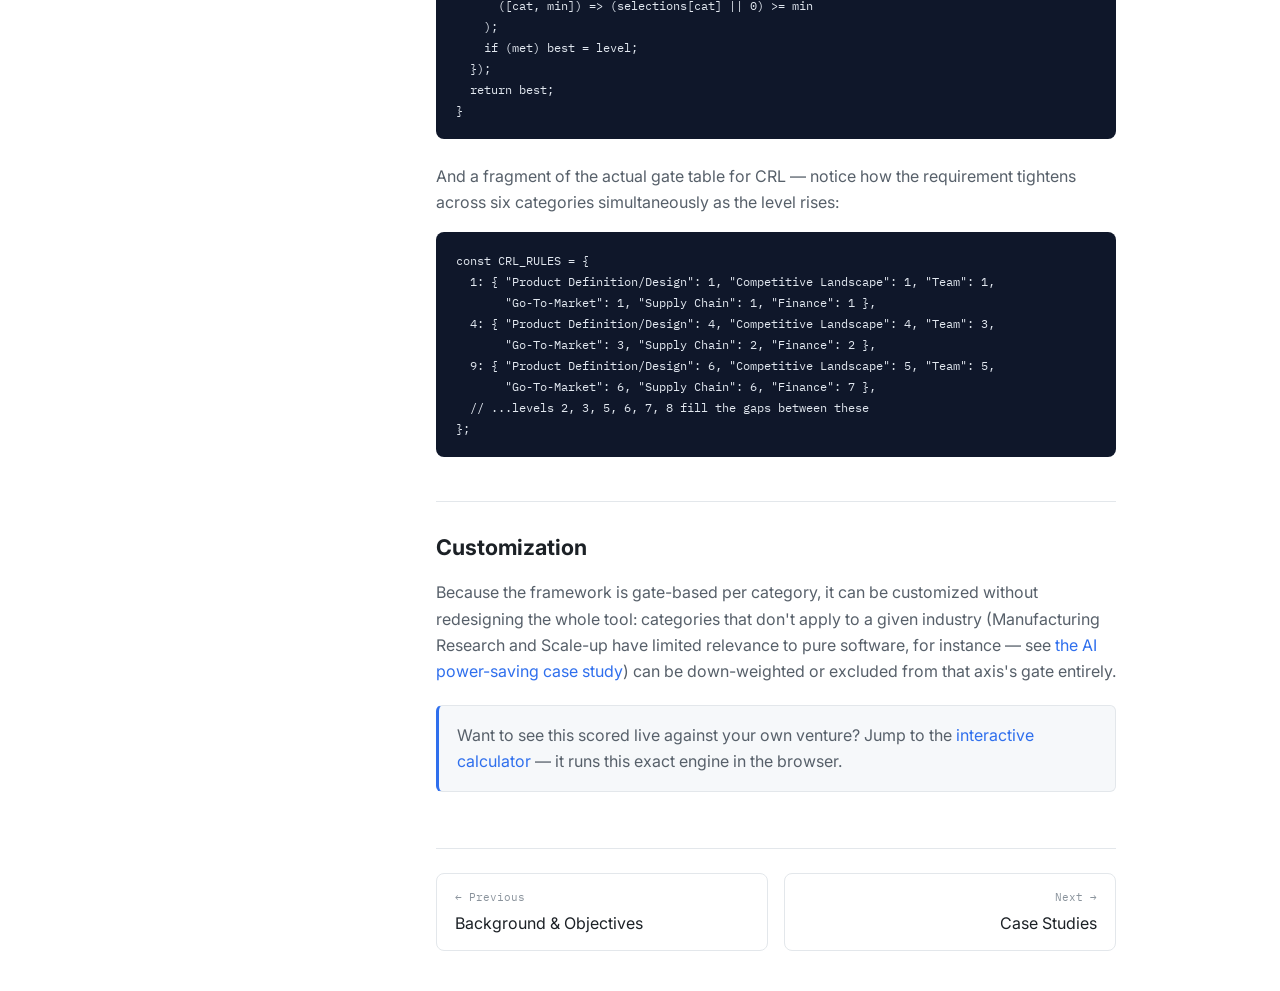
<file: methodology.html>
<!DOCTYPE html>
<html lang="en">
<head>
<meta charset="UTF-8" />
<meta name="viewport" content="width=device-width, initial-scale=1.0" />
<title>The Scoring Methodology — TRIAD Index</title>
<meta name="description" content="How the gate-based TRL/MRL/CRL scoring engine actually works, with the real logic." />
<meta name="author" content="Mostafa Abdulla, PhD" />
<meta property="og:type" content="website" />
<meta property="og:title" content="The Scoring Methodology — TRIAD Index" />
<meta property="og:description" content="How the gate-based TRL/MRL/CRL scoring engine actually works, with the real logic." />
<meta property="og:url" content="https://drmnabdulla.github.io/triad-index/methodology.html" />
<meta name="twitter:card" content="summary" />
<meta name="twitter:title" content="The Scoring Methodology — TRIAD Index" />
<meta name="twitter:description" content="How the gate-based TRL/MRL/CRL scoring engine actually works, with the real logic." />
<link rel="stylesheet" href="assets/book.css" />
</head>
<body>
<button class="nav-toggle" id="nav-toggle">MENU</button>
<div class="page">
  <aside class="sidebar" id="sidebar">
    <div class="sidebar__brand">
      <span class="sidebar__mark">△</span> TRIAD Index
    </div>
    <nav>
        <a class="chapter" href="index.html"><span class="n">00</span>Overview</a>
        <a class="chapter" href="background.html"><span class="n">01</span>Background & Objectives</a>
        <a class="chapter active" href="methodology.html"><span class="n">02</span>The Scoring Methodology</a>
        <a class="chapter" href="case-studies.html"><span class="n">03</span>Case Studies</a>
        <a class="chapter" href="calculator.html"><span class="n">04</span>Live Calculator</a>
        <a class="chapter" href="tool.html"><span class="n">05</span>Desktop GUI Tool</a>
        <a class="chapter" href="appendix.html"><span class="n">06</span>Appendix: Full Levels</a>
        <a class="chapter" href="advisory.html"><span class="n">07</span>Advisory & Contact</a>
    </nav>
    <div class="sidebar__download">
      <p>Prefer a desktop tool? Download the full-featured GUI version.</p>
      <a class="btn btn--primary" href="downloads/trl-readiness-gui.zip">Download GUI (.zip)</a>
    </div>
  </aside>
  <main class="content">
    <article>
      <div class="breadcrumb">CHAPTER 02</div>
      
      <h1>The Scoring Methodology</h1>
      <p class="subtitle">Three frameworks, ten categories, and one gating rule that ties them together.</p>

      <h2>The three axes</h2>
      <table>
        <thead><tr><th>Axis</th><th>Tracks</th><th>Range</th></tr></thead>
        <tbody>
          <tr><td><span class="lvl-badge">TRL</span></td><td>The underlying science and engineering — from basic
          principles observed to a system proven under full operating conditions.</td><td>1 – 9</td></tr>
          <tr><td><span class="lvl-badge">MRL</span></td><td>The ability to produce the technology reliably —
          process development, pilot production, scale-up to full-rate manufacturing.</td><td>1 – 10</td></tr>
          <tr><td><span class="lvl-badge">CRL</span></td><td>Market and business maturity — product definition,
          competitive positioning, team, go-to-market, supply chain, and financing.</td><td>1 – 9</td></tr>
        </tbody>
      </table>

      <h2>Ten sub-categories</h2>
      <p>Each axis is broken into sub-categories, each with its own concrete, evidence-based level descriptions
      (the full text for every level is in the <a href="appendix.html">Appendix</a> and in the live calculator):</p>
      <table>
        <thead><tr><th>Category</th><th>Feeds into</th><th>Levels</th></tr></thead>
        <tbody>
          <tr><td>Technology</td><td>TRL</td><td>1–5</td></tr>
          <tr><td>Product Development</td><td>TRL</td><td>1–5</td></tr>
          <tr><td>Manufacturing Research</td><td>MRL</td><td>1–5</td></tr>
          <tr><td>Manufacturing Scale-up</td><td>MRL</td><td>1–6</td></tr>
          <tr><td>Product Definition/Design</td><td>CRL</td><td>1–6</td></tr>
          <tr><td>Competitive Landscape</td><td>CRL</td><td>1–5</td></tr>
          <tr><td>Team</td><td>CRL</td><td>1–5</td></tr>
          <tr><td>Go-To-Market</td><td>CRL</td><td>1–6</td></tr>
          <tr><td>Supply Chain</td><td>CRL</td><td>1–6</td></tr>
          <tr><td>Finance</td><td>CRL</td><td>1–7</td></tr>
        </tbody>
      </table>

      <h2>The gate rule — not an average</h2>
      <p>This is the part that makes the methodology work in practice rather than just on paper: a venture's
      overall score on each axis is <strong>not an average</strong> of its category levels. It's a gate. The
      scorer walks up the scale and assigns the <strong>highest level whose entire set of category minimums is
      satisfied</strong>. A venture can't reach CRL 6 by being excellent at Team while weak on Finance — every
      category required for that level has to clear its bar first.</p>

      <p>Here is the actual scoring function, unchanged from the underlying engine:</p>
      <pre><code>function scoreFromRules(selections, rules) {
  let best = 0;
  Object.keys(rules).map(Number).sort((a, b) => a - b).forEach((level) => {
    const req = rules[level];
    const met = Object.entries(req).every(
      ([cat, min]) => (selections[cat] || 0) >= min
    );
    if (met) best = level;
  });
  return best;
}</code></pre>

      <p>And a fragment of the actual gate table for CRL — notice how the requirement tightens across six
      categories simultaneously as the level rises:</p>
      <pre><code>const CRL_RULES = {
  1: { "Product Definition/Design": 1, "Competitive Landscape": 1, "Team": 1,
       "Go-To-Market": 1, "Supply Chain": 1, "Finance": 1 },
  4: { "Product Definition/Design": 4, "Competitive Landscape": 4, "Team": 3,
       "Go-To-Market": 3, "Supply Chain": 2, "Finance": 2 },
  9: { "Product Definition/Design": 6, "Competitive Landscape": 5, "Team": 5,
       "Go-To-Market": 6, "Supply Chain": 6, "Finance": 7 },
  // ...levels 2, 3, 5, 6, 7, 8 fill the gaps between these
};</code></pre>

      <h2>Customization</h2>
      <p>Because the framework is gate-based per category, it can be customized without redesigning the whole
      tool: categories that don't apply to a given industry (Manufacturing Research and Scale-up have limited
      relevance to pure software, for instance — see <a href="case-studies.html">the AI power-saving case
      study</a>) can be down-weighted or excluded from that axis's gate entirely.</p>

      <div class="callout">
        <p>Want to see this scored live against your own venture? Jump to the
        <a href="calculator.html">interactive calculator</a> — it runs this exact engine in the browser.</p>
      </div>
    
      <div class="page-nav">
        <a href="background.html"><span class="dir">&larr; Previous</span>Background & Objectives</a>
        <a class="next" href="case-studies.html"><span class="dir">Next &rarr;</span>Case Studies</a>
      </div>
    </article>
  </main>
</div>
<script src="assets/site.js"></script>

</body>
</html>
</file>
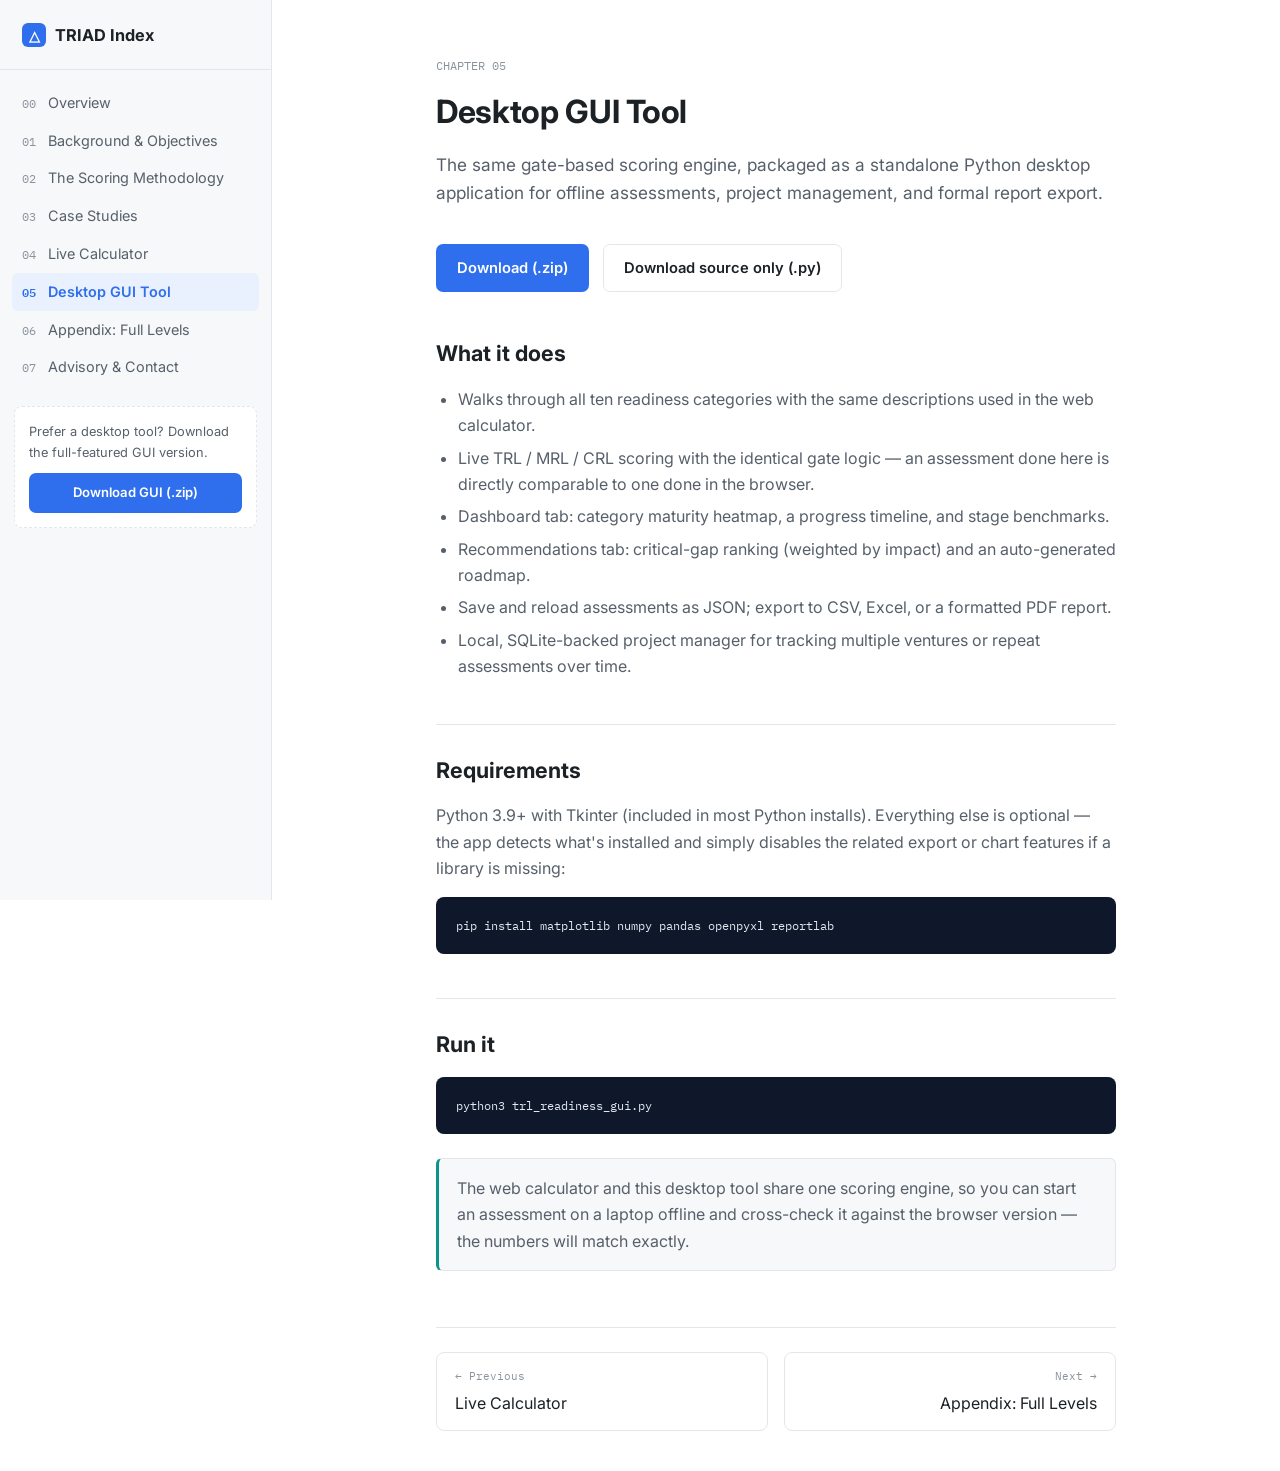
<file: tool.html>
<!DOCTYPE html>
<html lang="en">
<head>
<meta charset="UTF-8" />
<meta name="viewport" content="width=device-width, initial-scale=1.0" />
<title>Desktop GUI Tool — TRIAD Index</title>
<meta name="description" content="A standalone Python/Tkinter desktop application implementing the same scoring engine." />
<meta name="author" content="Mostafa Abdulla, PhD" />
<meta property="og:type" content="website" />
<meta property="og:title" content="Desktop GUI Tool — TRIAD Index" />
<meta property="og:description" content="A standalone Python/Tkinter desktop application implementing the same scoring engine." />
<meta property="og:url" content="https://drmnabdulla.github.io/triad-index/tool.html" />
<meta name="twitter:card" content="summary" />
<meta name="twitter:title" content="Desktop GUI Tool — TRIAD Index" />
<meta name="twitter:description" content="A standalone Python/Tkinter desktop application implementing the same scoring engine." />
<link rel="stylesheet" href="assets/book.css" />
</head>
<body>
<button class="nav-toggle" id="nav-toggle">MENU</button>
<div class="page">
  <aside class="sidebar" id="sidebar">
    <div class="sidebar__brand">
      <span class="sidebar__mark">△</span> TRIAD Index
    </div>
    <nav>
        <a class="chapter" href="index.html"><span class="n">00</span>Overview</a>
        <a class="chapter" href="background.html"><span class="n">01</span>Background & Objectives</a>
        <a class="chapter" href="methodology.html"><span class="n">02</span>The Scoring Methodology</a>
        <a class="chapter" href="case-studies.html"><span class="n">03</span>Case Studies</a>
        <a class="chapter" href="calculator.html"><span class="n">04</span>Live Calculator</a>
        <a class="chapter active" href="tool.html"><span class="n">05</span>Desktop GUI Tool</a>
        <a class="chapter" href="appendix.html"><span class="n">06</span>Appendix: Full Levels</a>
        <a class="chapter" href="advisory.html"><span class="n">07</span>Advisory & Contact</a>
    </nav>
    <div class="sidebar__download">
      <p>Prefer a desktop tool? Download the full-featured GUI version.</p>
      <a class="btn btn--primary" href="downloads/trl-readiness-gui.zip">Download GUI (.zip)</a>
    </div>
  </aside>
  <main class="content">
    <article>
      <div class="breadcrumb">CHAPTER 05</div>
      
      <h1>Desktop GUI Tool</h1>
      <p class="subtitle">The same gate-based scoring engine, packaged as a standalone Python desktop application
      for offline assessments, project management, and formal report export.</p>

      <div class="download-hero">
        <a class="btn btn--primary" href="downloads/trl-readiness-gui.zip">Download (.zip)</a>
        <a class="btn btn--ghost" href="downloads/trl_readiness_gui.py">Download source only (.py)</a>
      </div>

      <h2>What it does</h2>
      <ul>
        <li>Walks through all ten readiness categories with the same descriptions used in the web calculator.</li>
        <li>Live TRL / MRL / CRL scoring with the identical gate logic — an assessment done here is directly
        comparable to one done in the browser.</li>
        <li>Dashboard tab: category maturity heatmap, a progress timeline, and stage benchmarks.</li>
        <li>Recommendations tab: critical-gap ranking (weighted by impact) and an auto-generated roadmap.</li>
        <li>Save and reload assessments as JSON; export to CSV, Excel, or a formatted PDF report.</li>
        <li>Local, SQLite-backed project manager for tracking multiple ventures or repeat assessments over time.</li>
      </ul>

      <h2>Requirements</h2>
      <p>Python 3.9+ with Tkinter (included in most Python installs). Everything else is optional — the app
      detects what's installed and simply disables the related export or chart features if a library is missing:</p>
      <pre><code>pip install matplotlib numpy pandas openpyxl reportlab</code></pre>

      <h2>Run it</h2>
      <pre><code>python3 trl_readiness_gui.py</code></pre>

      <div class="callout callout--good">
        <p>The web calculator and this desktop tool share one scoring engine, so you can start an assessment on
        a laptop offline and cross-check it against the browser version — the numbers will match exactly.</p>
      </div>
    
      <div class="page-nav">
        <a href="calculator.html"><span class="dir">&larr; Previous</span>Live Calculator</a>
        <a class="next" href="appendix.html"><span class="dir">Next &rarr;</span>Appendix: Full Levels</a>
      </div>
    </article>
  </main>
</div>
<script src="assets/site.js"></script>

</body>
</html>
</file>
<file: assets/book.css>
@import url('https://fonts.googleapis.com/css2?family=Inter:wght@400;500;600;700&family=IBM+Plex+Mono:wght@400;500;600&display=swap');

:root {
  --bg: #ffffff;
  --bg-sidebar: #f6f8fa;
  --bg-inset: #f6f8fa;
  --bg-code: #f4f6f8;
  --border: #e3e7eb;
  --ink: #1c2126;
  --ink-dim: #57606a;
  --ink-faint: #8a939c;
  --accent: #2f6fed;
  --accent-dim: #eaf1fe;
  --trl: #2f6fed;
  --mrl: #0d9488;
  --crl: #d97706;
  --good: #0d9488;
  --warn: #c2410c;
  --sans: 'Inter', -apple-system, 'Segoe UI', sans-serif;
  --mono: 'IBM Plex Mono', ui-monospace, monospace;
  --sidebar-w: 272px;
}

* { box-sizing: border-box; }
html { scroll-behavior: smooth; }
@media (prefers-reduced-motion: reduce) { html { scroll-behavior: auto; } * { transition: none !important; animation: none !important; } }

body {
  margin: 0;
  background: var(--bg);
  color: var(--ink);
  font-family: var(--sans);
  line-height: 1.65;
  -webkit-font-smoothing: antialiased;
}

a { color: var(--accent); text-decoration: none; }
a:hover { text-decoration: underline; }

.page { display: flex; min-height: 100vh; }

/* ---------------- Sidebar ---------------- */
.sidebar {
  width: var(--sidebar-w); flex-shrink: 0;
  background: var(--bg-sidebar); border-right: 1px solid var(--border);
  position: sticky; top: 0; height: 100vh; overflow-y: auto;
  padding: 22px 0 22px;
}
.sidebar__brand {
  display: flex; align-items: center; gap: 9px; padding: 0 22px 20px;
  border-bottom: 1px solid var(--border); margin-bottom: 14px;
  font-weight: 700; font-size: 1.02rem; color: var(--ink);
}
.sidebar__mark {
  width: 24px; height: 24px; border-radius: 6px; background: var(--accent);
  color: #fff; display: inline-flex; align-items: center; justify-content: center;
  font-family: var(--mono); font-size: 0.85rem; font-weight: 600;
}
.sidebar nav { padding: 0 12px; }
.sidebar__section-label {
  font-size: 0.7rem; text-transform: uppercase; letter-spacing: 0.06em;
  color: var(--ink-faint); padding: 14px 10px 6px; font-weight: 600;
}
.sidebar a.chapter {
  display: flex; gap: 10px; align-items: baseline; padding: 7px 10px;
  border-radius: 6px; color: var(--ink-dim); font-size: 0.9rem;
}
.sidebar a.chapter:hover { background: #eceff2; text-decoration: none; }
.sidebar a.chapter.active { background: var(--accent-dim); color: var(--accent); font-weight: 600; }
.sidebar a.chapter .n { font-family: var(--mono); font-size: 0.75rem; color: var(--ink-faint); min-width: 16px; }
.sidebar a.chapter.active .n { color: var(--accent); }

.sidebar__download {
  margin: 20px 14px 0; padding: 14px; border: 1px dashed var(--border);
  border-radius: 8px; background: #fff;
}
.sidebar__download p { font-size: 0.8rem; color: var(--ink-dim); margin: 0 0 10px; }
.sidebar__download .btn { display: block; text-align: center; font-size: 0.82rem; padding: 8px 10px; }

.nav-toggle {
  display: none; position: fixed; top: 14px; left: 14px; z-index: 60;
  background: var(--ink); color: #fff; border: none; border-radius: 6px;
  padding: 8px 12px; font-family: var(--mono); font-size: 0.78rem; cursor: pointer;
}

@media (max-width: 860px) {
  .nav-toggle { display: block; }
  .sidebar {
    position: fixed; left: 0; top: 0; z-index: 55; transform: translateX(-100%);
    transition: transform 0.2s ease; box-shadow: 2px 0 12px rgba(0,0,0,0.08);
  }
  .sidebar.is-open { transform: translateX(0); }
  .page { display: block; }
  .content { padding-top: 64px; }
}

/* ---------------- Content ---------------- */
.content { flex: 1; min-width: 0; display: flex; justify-content: center; }
.content article { width: 100%; max-width: 760px; padding: 56px 40px 40px; }

.breadcrumb { font-family: var(--mono); font-size: 0.76rem; color: var(--ink-faint); margin-bottom: 10px; }
.content h1 { font-size: 2rem; margin: 0 0 12px; letter-spacing: -0.01em; }
.content .subtitle { font-size: 1.08rem; color: var(--ink-dim); margin-bottom: 36px; }
.content h2 { font-size: 1.35rem; margin: 44px 0 14px; padding-top: 4px; border-top: 1px solid var(--border); padding-top: 28px; }
.content article > h2:first-of-type { border-top: none; padding-top: 0; }
.content h3 { font-size: 1.08rem; margin: 28px 0 10px; }
.content p { color: var(--ink-dim); margin: 0 0 16px; max-width: 68ch; }
.content ul, .content ol { color: var(--ink-dim); max-width: 68ch; padding-left: 22px; margin: 0 0 16px; }
.content li { margin-bottom: 6px; }
.content strong { color: var(--ink); }

.callout {
  border: 1px solid var(--border); border-left: 3px solid var(--accent);
  background: var(--bg-inset); border-radius: 6px; padding: 16px 18px; margin: 20px 0 28px;
}
.callout p:last-child { margin-bottom: 0; }
.callout--warn { border-left-color: var(--warn); }
.callout--good { border-left-color: var(--good); }

pre {
  background: #0f172a; color: #e2e8f0; border-radius: 8px; padding: 18px 20px;
  overflow-x: auto; font-family: var(--mono); font-size: 0.82rem; line-height: 1.6;
  margin: 0 0 24px;
}
code { font-family: var(--mono); font-size: 0.88em; }
p code, li code { background: var(--bg-code); border: 1px solid var(--border); border-radius: 4px; padding: 1px 5px; color: var(--warn); }

table { width: 100%; border-collapse: collapse; margin: 8px 0 28px; font-size: 0.88rem; }
th, td { text-align: left; padding: 9px 12px; border-bottom: 1px solid var(--border); vertical-align: top; }
th { font-size: 0.72rem; text-transform: uppercase; letter-spacing: 0.04em; color: var(--ink-faint); font-weight: 600; }
tbody tr:hover { background: var(--bg-inset); }
.lvl-badge { font-family: var(--mono); font-weight: 600; color: var(--accent); }

.btn {
  display: inline-block; font-family: var(--sans); font-weight: 600; font-size: 0.92rem;
  padding: 11px 20px; border-radius: 7px; cursor: pointer; border: 1px solid transparent;
}
.btn--primary { background: var(--accent); color: #fff; }
.btn--primary:hover { background: #2159c9; text-decoration: none; }
.btn--ghost { background: #fff; border-color: var(--border); color: var(--ink); }
.btn--ghost:hover { border-color: var(--accent); color: var(--accent); text-decoration: none; }

.card-grid { display: grid; grid-template-columns: repeat(3, 1fr); gap: 16px; margin: 8px 0 28px; }
@media (max-width: 700px) { .card-grid { grid-template-columns: 1fr; } }
.card {
  border: 1px solid var(--border); border-radius: 8px; padding: 18px; background: #fff;
}
.card .tag { font-family: var(--mono); font-size: 0.7rem; color: var(--accent); }
.card h4 { margin: 8px 0 6px; font-size: 1rem; }
.card p { font-size: 0.87rem; margin-bottom: 0; }

.score-row { display: flex; gap: 20px; font-family: var(--mono); margin: 6px 0 18px; flex-wrap: wrap; }
.score-pill { border: 1px solid var(--border); border-radius: 20px; padding: 5px 14px; font-size: 0.85rem; }
.score-pill b { font-size: 1rem; }
.score-pill.trl { color: var(--trl); border-color: var(--trl); }
.score-pill.mrl { color: var(--mrl); border-color: var(--mrl); }
.score-pill.crl { color: var(--crl); border-color: var(--crl); }

.page-nav {
  display: flex; justify-content: space-between; gap: 16px; margin-top: 56px;
  padding-top: 24px; border-top: 1px solid var(--border);
}
.page-nav a {
  border: 1px solid var(--border); border-radius: 8px; padding: 14px 18px; flex: 1;
  color: var(--ink); display: block;
}
.page-nav a:hover { border-color: var(--accent); text-decoration: none; }
.page-nav .dir { font-family: var(--mono); font-size: 0.7rem; color: var(--ink-faint); display: block; margin-bottom: 4px; }
.page-nav .next { text-align: right; }

.download-hero {
  display: flex; gap: 14px; flex-wrap: wrap; margin: 18px 0 8px;
}

/* ---------------- Calculator page (reuses book tokens) ---------------- */
.calc-layout { display: grid; grid-template-columns: 1fr 380px; gap: 28px; align-items: start; max-width: 100%; }
@media (max-width: 900px) { .calc-layout { grid-template-columns: 1fr; } }
.slider-row { border: 1px solid var(--border); border-radius: 8px; background: #fff; padding: 16px 18px; margin-bottom: 12px; }
.slider-row__head { display: flex; align-items: center; gap: 10px; margin-bottom: 8px; flex-wrap: wrap; }
.slider-row__axis { font-family: var(--mono); font-size: 0.66rem; color: var(--accent); border: 1px solid var(--accent); border-radius: 4px; padding: 1px 6px; }
.slider-row__name { font-weight: 600; flex: 1; font-size: 0.94rem; }
.slider-row__level { font-family: var(--mono); color: var(--ink-dim); font-size: 0.82rem; }
.slider-row__desc { font-size: 0.85rem; margin: 8px 0 0; color: var(--ink-dim); }
input[type="range"] { width: 100%; -webkit-appearance: none; appearance: none; height: 4px; background: var(--border); border-radius: 4px; outline: none; }
input[type="range"]::-webkit-slider-thumb { -webkit-appearance: none; width: 16px; height: 16px; border-radius: 50%; background: var(--accent); cursor: pointer; border: 2px solid #fff; box-shadow: 0 0 0 1px var(--accent); }
input[type="range"]::-moz-range-thumb { width: 14px; height: 14px; border-radius: 50%; background: var(--accent); border: 2px solid #fff; cursor: pointer; }

.results-panel { position: sticky; top: 20px; border: 1px solid var(--border); border-radius: 10px; background: var(--bg-inset); padding: 22px; }
.results-panel h3 { font-size: 0.76rem; font-family: var(--mono); text-transform: uppercase; letter-spacing: 0.04em; color: var(--ink-faint); margin: 0 0 14px; }
.gauges { display: flex; justify-content: space-between; gap: 8px; margin-bottom: 22px; }
.gauge { text-align: center; flex: 1; }
.gauge__svg { width: 100%; max-width: 84px; }
.gauge__track { fill: none; stroke: var(--border); stroke-width: 8; }
.gauge__fill { fill: none; stroke-width: 8; stroke-linecap: round; transition: stroke-dashoffset 0.35s ease; }
.gauge__value { fill: var(--ink); font-family: var(--mono); font-size: 20px; font-weight: 600; }
.gauge__max { fill: var(--ink-faint); font-family: var(--mono); font-size: 9px; }
.gauge__label { font-size: 0.68rem; color: var(--ink-dim); margin-top: 4px; }
.radar-wrap { margin-bottom: 22px; }
.next-step { margin-bottom: 12px; padding-bottom: 12px; border-bottom: 1px solid var(--border); }
.next-step:last-child { border-bottom: none; }
.next-step h4 { font-family: var(--mono); font-size: 0.8rem; color: var(--ink); margin: 0 0 6px; }
.next-step ul { margin: 0; padding-left: 16px; font-size: 0.82rem; }
.next-step__done { font-size: 0.82rem; color: var(--good); margin: 0; }
.critical-gaps ol { margin: 0; padding-left: 18px; font-size: 0.83rem; }
.critical-gaps li { margin-bottom: 8px; }
.critical-gaps .tag { font-family: var(--mono); font-size: 0.64rem; border: 1px solid var(--border); border-radius: 4px; padding: 1px 5px; margin: 0 4px; color: var(--ink-faint); }
.critical-gaps .impact { float: right; font-family: var(--mono); font-size: 0.7rem; color: var(--warn); }
.benchmark-table { font-size: 0.8rem; }
.diff--pos { color: var(--good); font-family: var(--mono); }
.diff--neg { color: var(--warn); font-family: var(--mono); }
.results-block { margin-top: 22px; }

.case-grid { display: grid; grid-template-columns: repeat(3, 1fr); gap: 16px; margin: 16px 0 28px; }
@media (max-width: 800px) { .case-grid { grid-template-columns: 1fr; } }
.case-card { border: 1px solid var(--border); border-radius: 10px; background: #fff; padding: 20px; display: flex; flex-direction: column; }
.case-card__sector { font-family: var(--mono); font-size: 0.66rem; color: var(--accent); margin-bottom: 8px; }
.case-card h3 { font-size: 1rem; margin: 0 0 8px; }
.case-card__blurb { font-size: 0.85rem; }
.case-card__scores { display: flex; gap: 12px; font-family: var(--mono); font-size: 0.82rem; margin-bottom: 12px; }
.case-card__scores b { font-size: 1.05rem; }
.case-card__takeaway { font-size: 0.82rem; border-left: 2px solid var(--border); padding-left: 10px; color: var(--ink-dim); flex: 1; }
.case-card .btn { margin-top: 12px; align-self: flex-start; }

.contact-card { border: 1px solid var(--border); border-radius: 10px; background: var(--bg-inset); padding: 24px; max-width: 420px; }
.contact-card h3 { font-family: var(--mono); font-size: 0.76rem; text-transform: uppercase; color: var(--ink-faint); margin: 0 0 14px; }
.contact-card__row { display: flex; justify-content: space-between; padding: 9px 0; border-bottom: 1px solid var(--border); font-size: 0.9rem; }
.contact-card__row:last-of-type { border-bottom: none; }
.contact-card__row span:first-child { color: var(--ink-faint); font-family: var(--mono); font-size: 0.72rem; }
.contact-card .btn { width: 100%; margin-top: 16px; text-align: center; }
</file>
